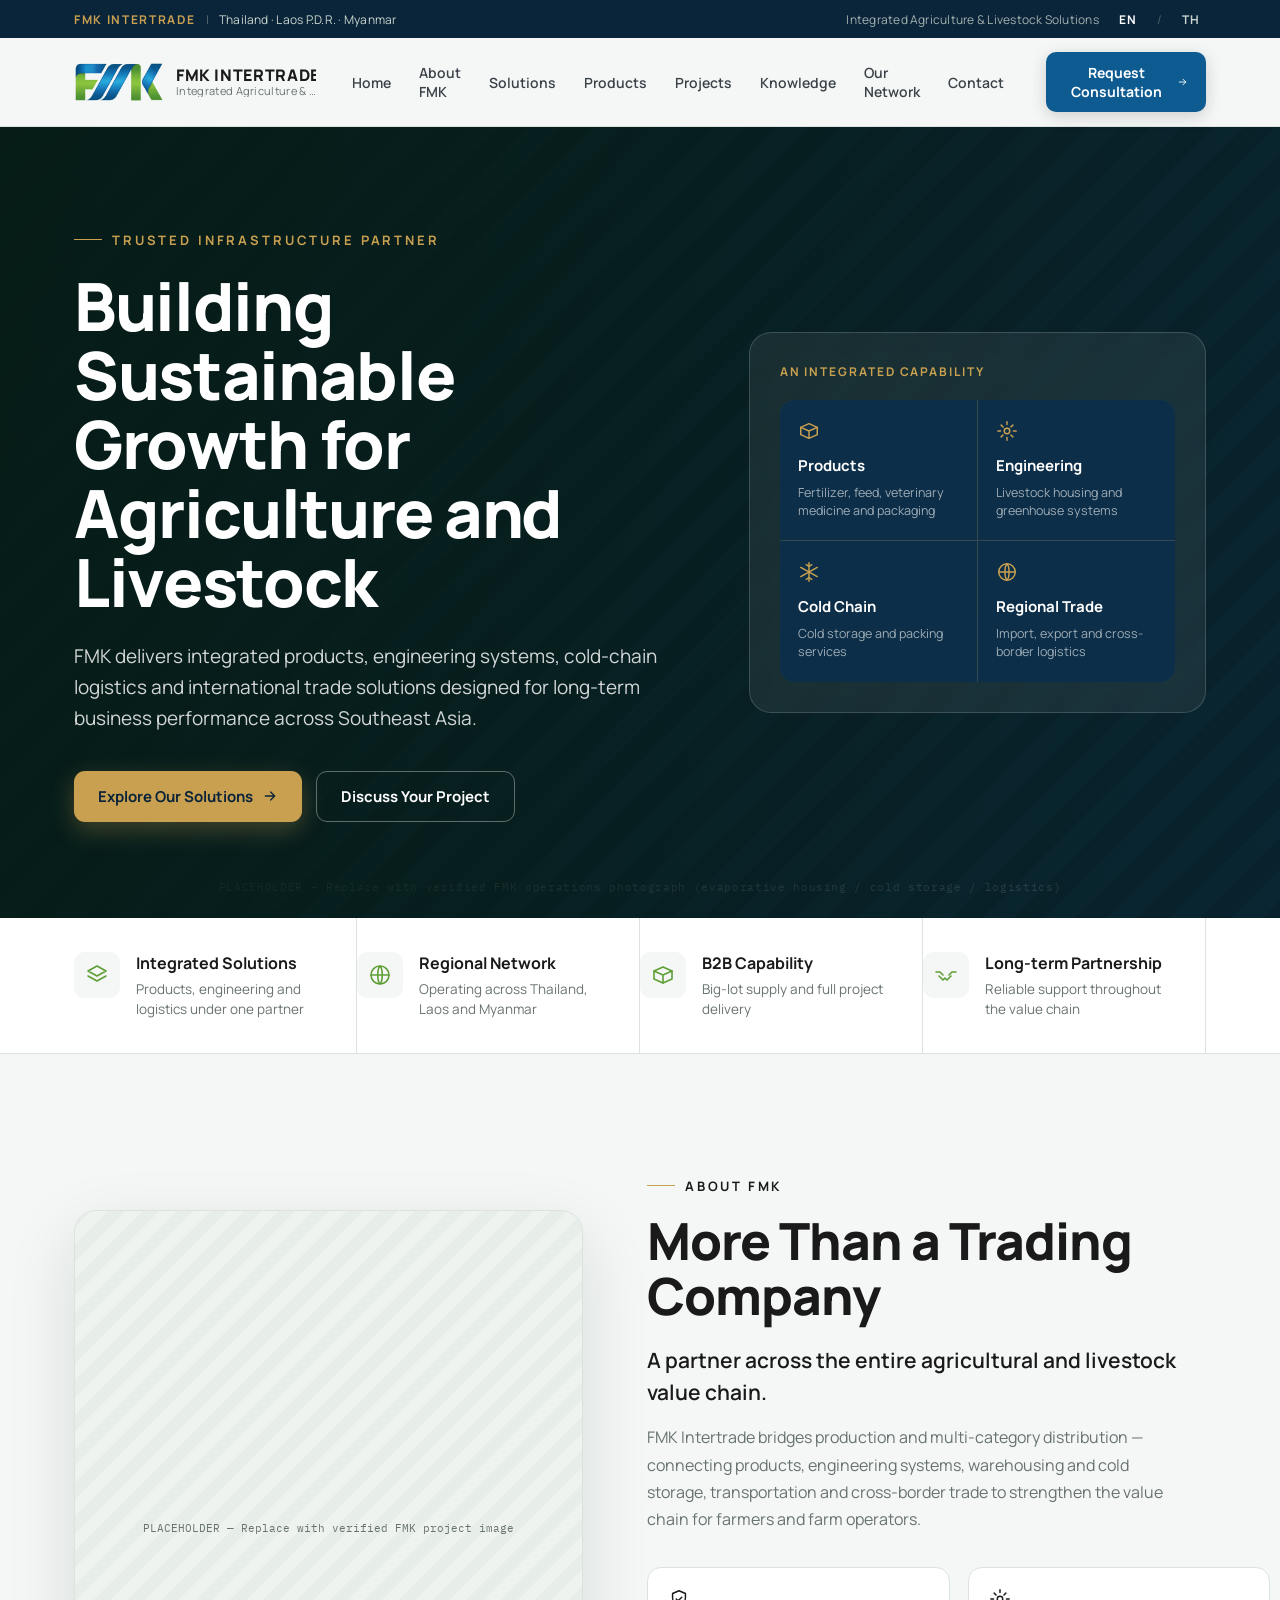
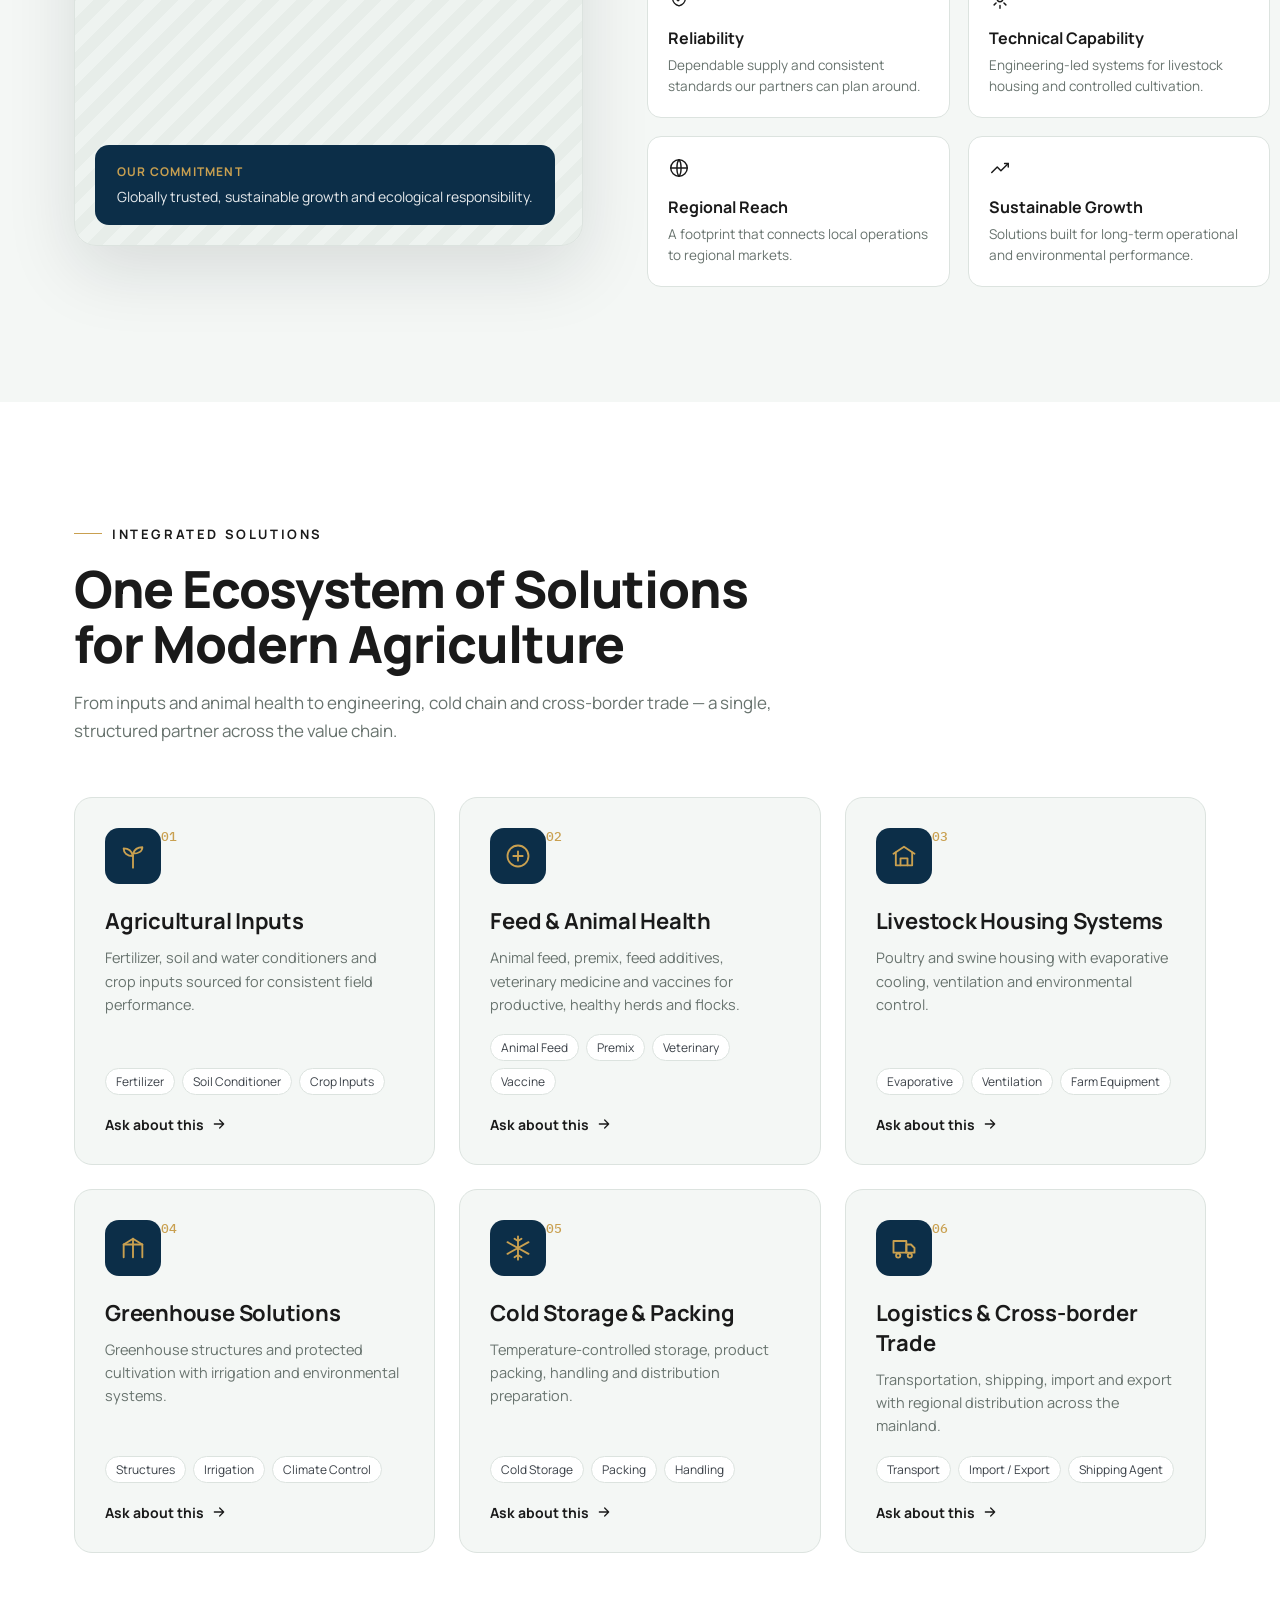
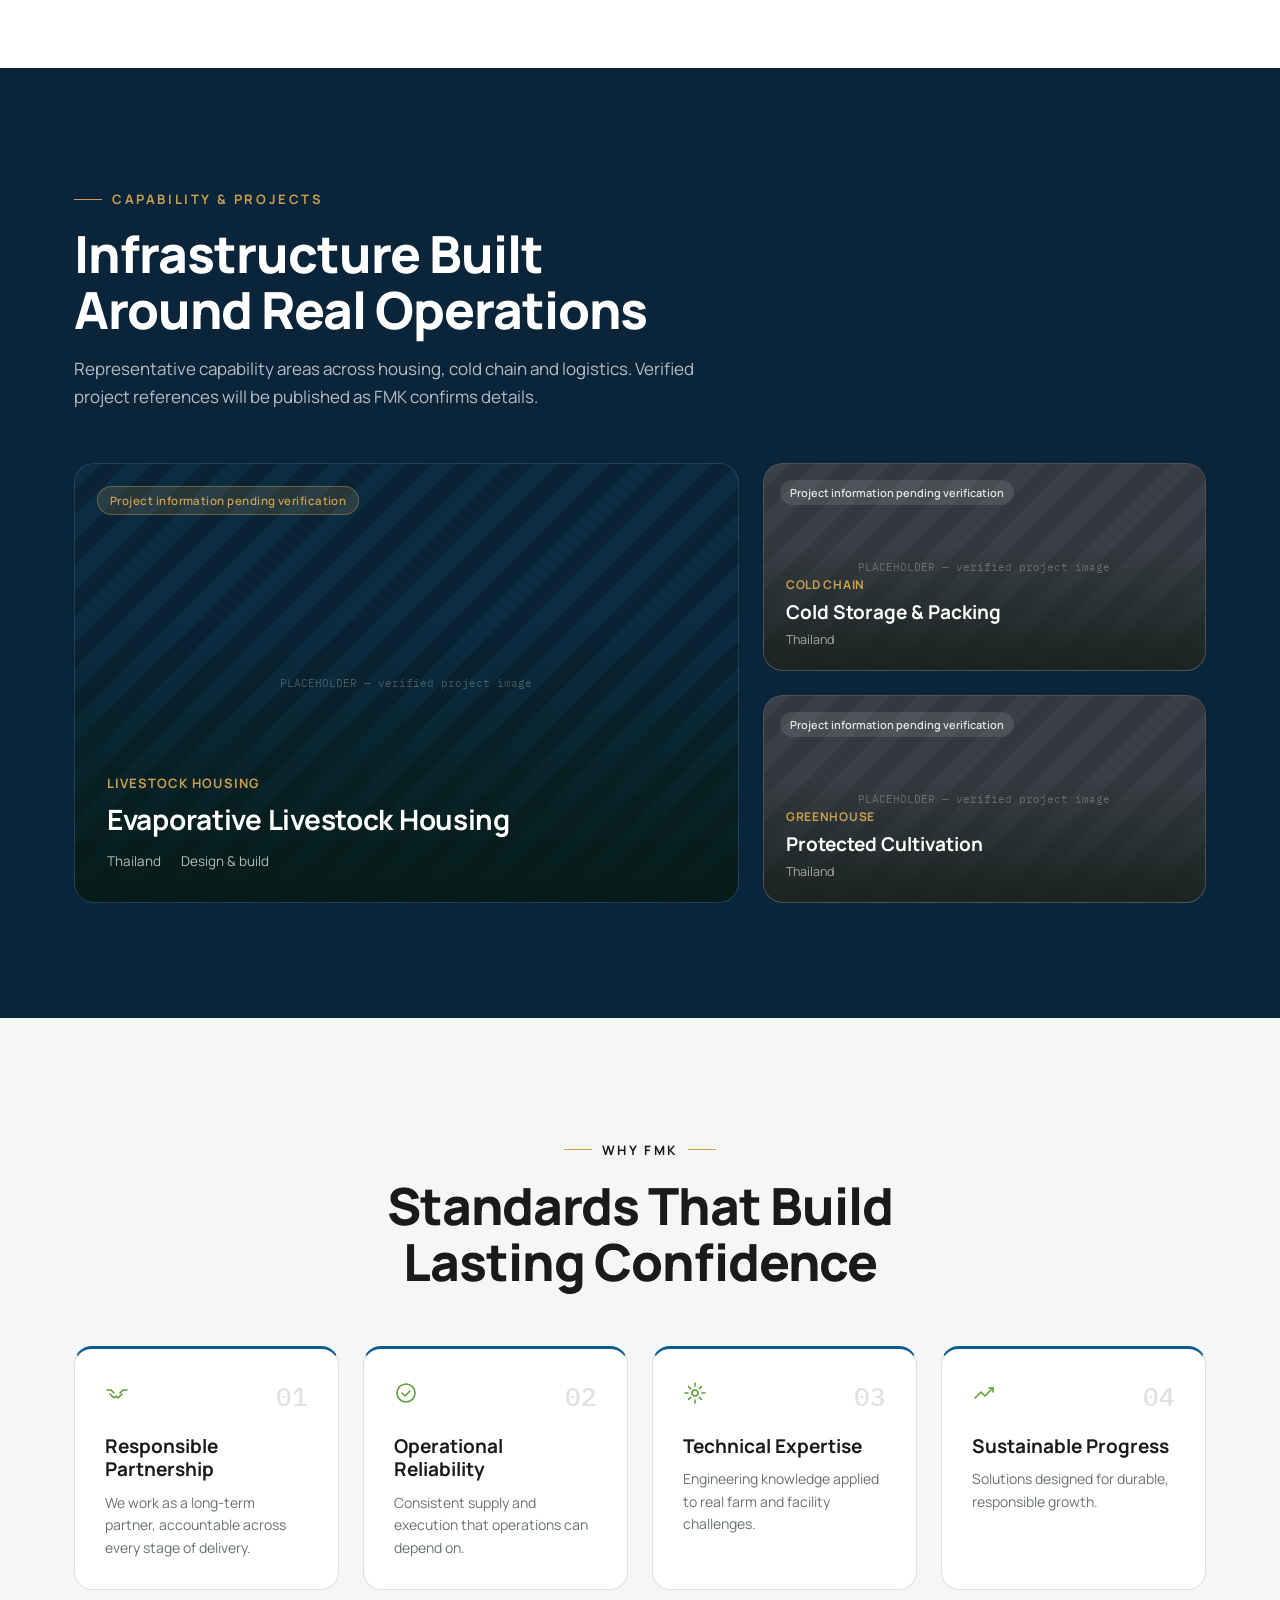
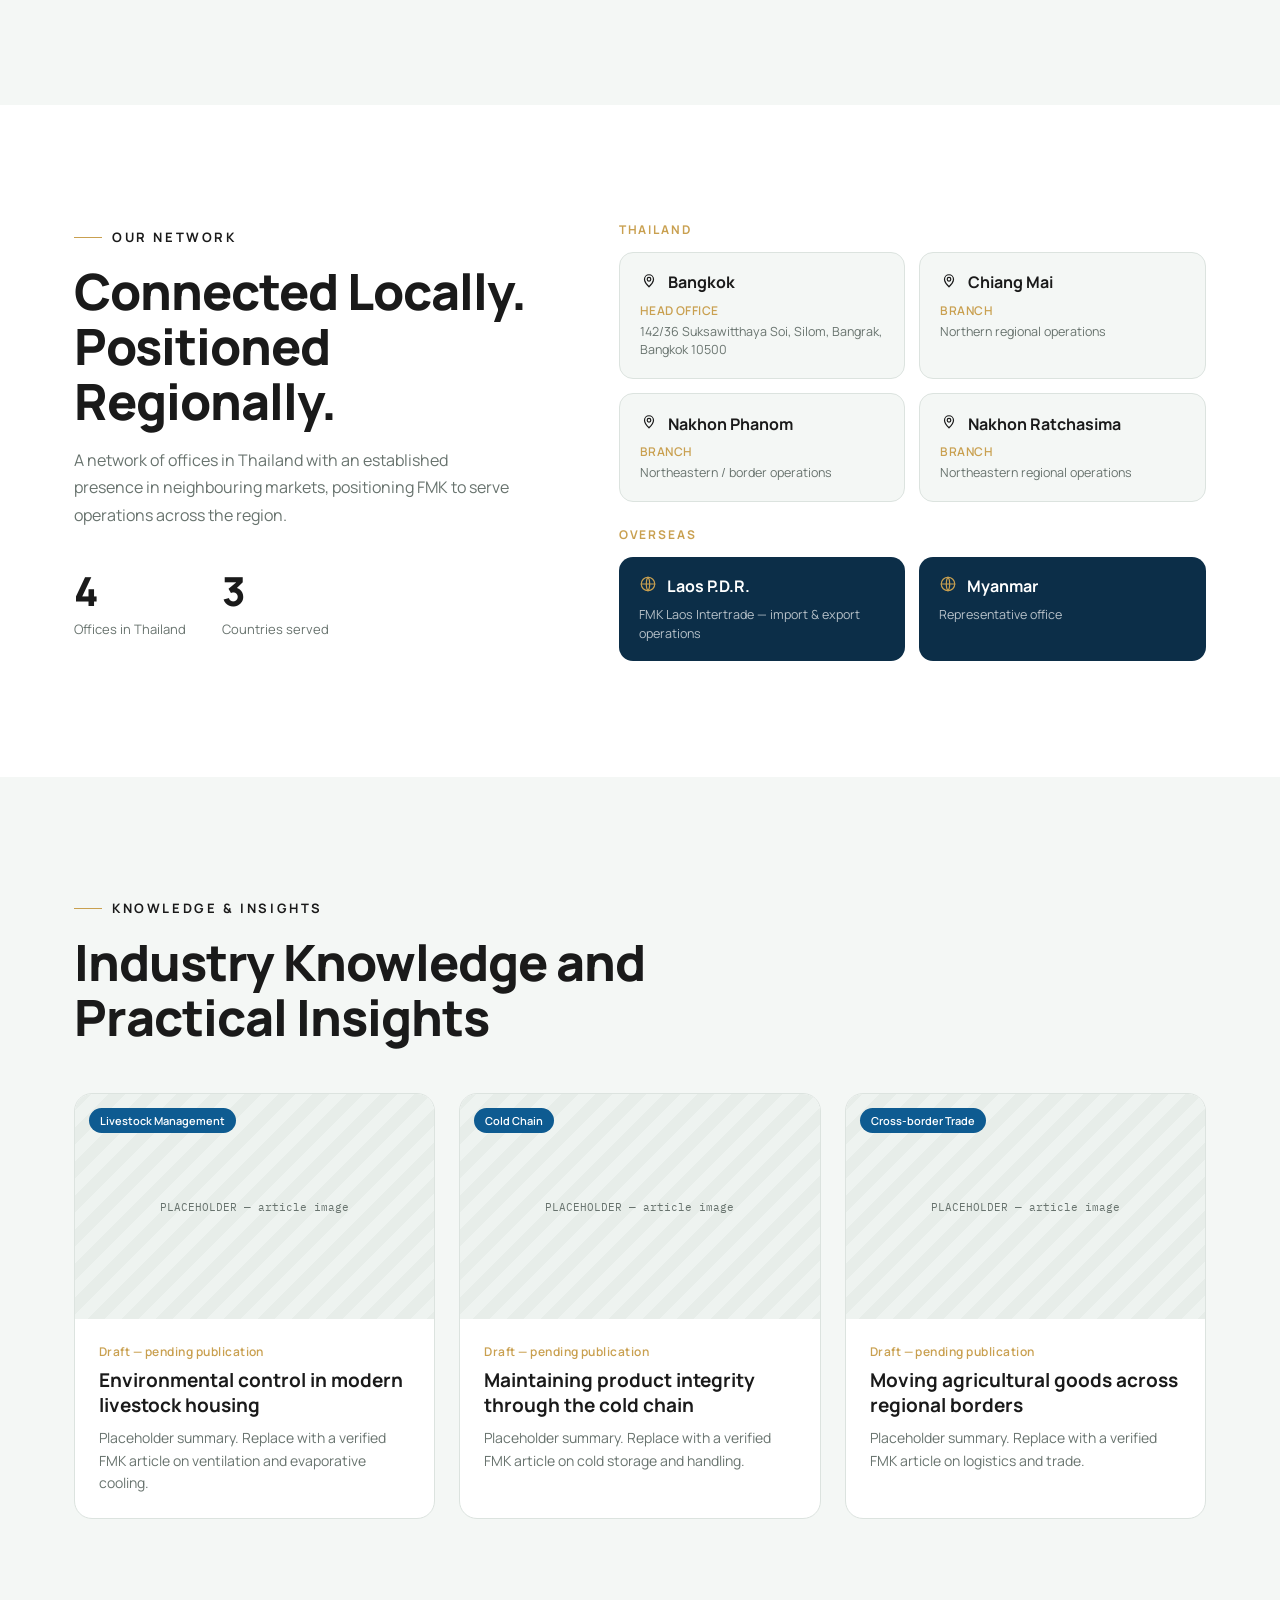
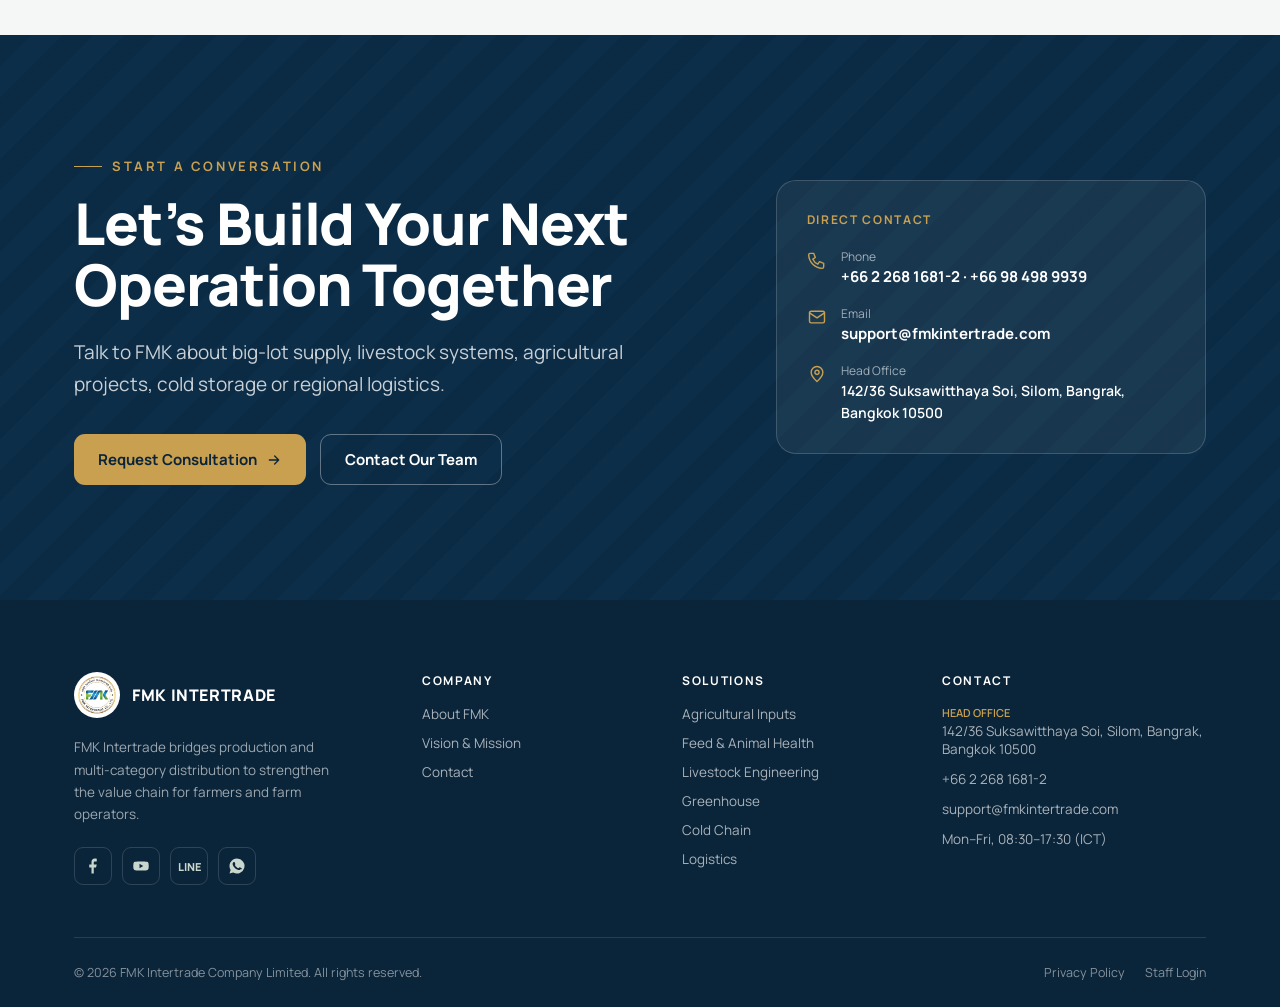
<file: public/index.html>
<!DOCTYPE html>
<html lang="en">
<head>
<meta charset="utf-8">
<meta name="viewport" content="width=device-width, initial-scale=1">
<title>FMK Intertrade | Agriculture, Livestock, Engineering &amp; Cold Chain Solutions</title>
<meta name="description" content="FMK Intertrade delivers integrated agriculture, livestock, engineering, cold storage, logistics and cross-border trade solutions across Southeast Asia.">
<link rel="canonical" href="https://fmkintertrade.shop/">
<meta name="theme-color" content="#0E5B91">
<link rel="icon" type="image/jpeg" href="logo-seal.jpeg">
<link rel="apple-touch-icon" href="logo-seal.jpeg">
<!-- Open Graph -->
<meta property="og:type" content="website">
<meta property="og:site_name" content="FMK Intertrade">
<meta property="og:title" content="FMK Intertrade | Agriculture, Livestock, Engineering & Cold Chain Solutions">
<meta property="og:description" content="Integrated products, engineering systems, cold-chain logistics and cross-border trade for agriculture and livestock across Southeast Asia.">
<meta property="og:url" content="https://fmkintertrade.shop/">
<meta property="og:locale" content="en_US">
<meta property="og:locale:alternate" content="th_TH">
<meta property="og:image" content="https://fmkintertrade.shop/logo-full.jpeg">
<meta property="og:image:alt" content="FMK Intertrade">
<!-- Twitter -->
<meta name="twitter:card" content="summary_large_image">
<meta name="twitter:title" content="FMK Intertrade | Agriculture, Livestock, Engineering & Cold Chain Solutions">
<meta name="twitter:description" content="Integrated products, engineering systems, cold-chain logistics and cross-border trade for agriculture and livestock across Southeast Asia.">
<meta name="twitter:image" content="https://fmkintertrade.shop/logo-full.jpeg">
<!-- Organization + WebSite structured data (verified fields only) -->
<script type="application/ld+json">
{"@context":"https://schema.org","@graph":[
{"@type":"Organization","@id":"https://fmkintertrade.shop/#organization","name":"FMK Intertrade Company Limited","url":"https://fmkintertrade.shop/","logo":"https://fmkintertrade.shop/logo-seal.jpeg","image":"https://fmkintertrade.shop/logo-full.jpeg","email":"support@fmkintertrade.com","telephone":"+66 2 268 1681-2","address":{"@type":"PostalAddress","streetAddress":"142/36 Suksawitthaya Soi, Silom, Bangrak","addressLocality":"Bangkok","postalCode":"10500","addressCountry":"TH"},"sameAs":["https://www.facebook.com/fmkinter/","https://www.youtube.com/@fmkintertrade","https://lin.ee/TO6iB48","https://wa.me/message/QB6V7P56ZZEKL1"]},
{"@type":"WebSite","@id":"https://fmkintertrade.shop/#website","url":"https://fmkintertrade.shop/","name":"FMK Intertrade","publisher":{"@id":"https://fmkintertrade.shop/#organization"},"inLanguage":["en","th"]}
]}
</script>
<link rel="preconnect" href="https://fonts.googleapis.com">
<link rel="preconnect" href="https://fonts.gstatic.com" crossorigin>
<link href="https://fonts.googleapis.com/css2?family=Manrope:wght@400;500;600;700;800&family=Noto+Sans+Thai:wght@400;500;600;700&family=IBM+Plex+Mono:wght@400;500&display=swap" rel="stylesheet">
<style>
  *{box-sizing:border-box}
  html{scroll-behavior:smooth}
  body{margin:0;font-family:'Manrope','Noto Sans Thai',system-ui,sans-serif;background:#F4F7F5;color:#1A1A1A;-webkit-font-smoothing:antialiased;text-rendering:optimizeLegibility;overflow-x:hidden}
  a{color:#0E5B91;text-decoration:none}
  h1,h2,h3,h4,p{margin:0}
  button{font-family:inherit}
  ::selection{background:#C9A050;color:#0A2439}
  :focus-visible{outline:2px solid #0E5B91;outline-offset:2px}
  .wrap{max-width:1180px;margin:0 auto;padding:0 24px}

  /* header */
  .site-header{position:sticky;top:0;z-index:1000;background:rgba(244,247,245,.86);backdrop-filter:blur(14px);-webkit-backdrop-filter:blur(14px);border-bottom:1px solid #DCE3DF;transition:box-shadow .3s ease,background .3s ease}
  .site-header.scrolled{background:rgba(244,247,245,.94);box-shadow:0 8px 30px rgba(16,24,30,.10)}
  .site-header .bar{max-width:1180px;margin:0 auto;padding:14px 24px;display:flex;align-items:center;gap:24px;transition:padding .3s ease}
  .site-header.scrolled .bar{padding:9px 24px}

  /* hover helpers */
  .navlink{padding:9px 12px;font-size:14px;font-weight:600;color:#3B4148;border-radius:8px;transition:color .2s,background .2s}
  .navlink:hover{color:#0E5B91;background:rgba(14,91,145,.08)}
  .btn-green:hover{background:#0C4A76;transform:translateY(-1px)}
  .btn-gold:hover{transform:translateY(-2px);box-shadow:0 12px 30px rgba(201,160,80,.4)}
  .btn-outline:hover{background:rgba(255,255,255,.1);border-color:rgba(255,255,255,.6)}
  /* การ์ดโซลูชันเป็น <button> จึงต้องล้างหน้าตาปุ่มมาตรฐานของเบราว์เซอร์ทิ้งก่อน */
  .sol-card{transition:transform .25s ease,box-shadow .25s ease,border-color .25s ease;width:100%;text-align:left;font-family:inherit;font-size:inherit;appearance:none;-webkit-appearance:none;cursor:pointer}
  .sol-card:hover{transform:translateY(-4px);box-shadow:0 24px 60px rgba(16,24,30,.13);border-color:#C9A050}
  .art-card{transition:box-shadow .25s,transform .25s}
  .art-card:hover{box-shadow:0 20px 50px rgba(16,24,30,.1);transform:translateY(-3px)}
  .social{transition:border-color .2s,color .2s}
  .social:hover{border-color:#C9A050;color:#C9A050}
  .link-gold:hover{color:#C9A050}
  .lang-btn{cursor:pointer;padding:2px 6px;border-radius:4px;font-weight:700;letter-spacing:.08em;color:#C9D6CE}
  .lang-btn:hover{color:#fff}
  .lang-btn.active{color:#fff}
  input:focus,select:focus,textarea:focus{border-color:#0E5B91 !important;outline:2px solid rgba(14,91,145,.15)}

  /* reveal */
  .reveal{opacity:0;transform:translateY(18px);transition:opacity .5s ease,transform .5s ease}
  .reveal.is-visible{opacity:1;transform:none}

  @media (prefers-reduced-motion: reduce){*{animation-duration:.001ms !important;transition-duration:.001ms !important;scroll-behavior:auto !important}.reveal{opacity:1;transform:none}}

  /* responsive */
  @media (max-width:1120px){
    [data-nav-desktop]{display:none !important}
    [data-cta-desktop]{display:none !important}
    [data-menu-btn]{display:flex !important}
  }
  @media (max-width:960px){
    [data-hero-grid]{grid-template-columns:1fr !important;gap:40px !important;padding-top:72px !important;padding-bottom:72px !important}
    [data-about-grid]{grid-template-columns:1fr !important;gap:36px !important}
    [data-net-grid]{grid-template-columns:1fr !important;gap:40px !important}
    [data-cta-grid]{grid-template-columns:1fr !important;gap:36px !important}
    [data-proj-grid]{grid-template-columns:1fr !important}
    [data-footer-grid]{grid-template-columns:1fr 1fr !important;gap:32px !important}
  }
  @media (max-width:820px){
    [data-sol-grid]{grid-template-columns:1fr 1fr !important}
    [data-why-grid]{grid-template-columns:1fr 1fr !important}
    [data-know-grid]{grid-template-columns:1fr 1fr !important}
    [data-trust-grid]{grid-template-columns:1fr 1fr !important}
    [data-trust-cell]{border-right:none !important;padding-right:0 !important}
  }
  @media (max-width:600px){
    [data-hide-mobile]{display:none !important}
    [data-sol-grid]{grid-template-columns:1fr !important}
    [data-why-grid]{grid-template-columns:1fr !important}
    [data-know-grid]{grid-template-columns:1fr !important}
    [data-trust-grid]{grid-template-columns:1fr !important}
    [data-office-grid]{grid-template-columns:1fr !important}
    [data-principles]{grid-template-columns:1fr !important}
    [data-footer-grid]{grid-template-columns:1fr !important}
    [data-form-grid]{grid-template-columns:1fr !important}
  }
</style>
</head>
<body>
<a href="#main" id="skip" style="position:absolute;left:-9999px;top:8px;z-index:2000;background:#0E5B91;color:#fff;padding:10px 16px;border-radius:8px;font-weight:600;font-size:14px" onfocus="this.style.left='12px'" onblur="this.style.left='-9999px'"></a>
<div id="page"></div>
<div id="layer"></div>

<script>
"use strict";


/* ---------- Content generated from content.json — DO NOT EDIT HERE ---------- */
var FMK_CONTENT = {"company":{"address":"142/36 Suksawitthaya Soi, Silom, Bangrak, Bangkok 10500","phones":"+66 2 268 1681-2 · +66 98 498 9939","phoneHref":"+6622681681","email":"support@fmkintertrade.com","social":[{"key":"facebook","label":"Facebook","href":"https://www.facebook.com/fmkinter/"},{"key":"youtube","label":"YouTube","href":"https://www.youtube.com/@fmkintertrade"},{"key":"line","label":"LINE Official","href":"https://lin.ee/TO6iB48"},{"key":"whatsapp","label":"WhatsApp","href":"https://wa.me/message/QB6V7P56ZZEKL1"}],"logo":"","logoSeal":"","showAdminLink":true},"i18n":{"en":{"skip":"Skip to main content","brandDescriptor":"Integrated Agriculture & Livestock Solutions","topbar":{"locations":"Thailand · Laos P.D.R. · Myanmar","tagline":"Integrated Agriculture & Livestock Solutions"},"nav":[{"label":"Home","href":"#top"},{"label":"About FMK","href":"#about"},{"label":"Solutions","href":"#solutions"},{"label":"Products","href":"#solutions"},{"label":"Projects","href":"#projects"},{"label":"Knowledge","href":"#knowledge"},{"label":"Our Network","href":"#network"},{"label":"Contact","href":"#contact"}],"cta":{"consult":"Request Consultation","learnMore":"Ask about this","contactTeam":"Contact Our Team"},"hero":{"eyebrow":"TRUSTED INFRASTRUCTURE PARTNER","headline":"Building Sustainable Growth for Agriculture and Livestock","sub":"FMK delivers integrated products, engineering systems, cold-chain logistics and international trade solutions designed for long-term business performance across Southeast Asia.","ctaPrimary":"Explore Our Solutions","ctaSecondary":"Discuss Your Project","valueTitle":"AN INTEGRATED CAPABILITY","values":[{"k":"boxes","label":"Products","desc":"Fertilizer, feed, veterinary medicine and packaging"},{"k":"gear","label":"Engineering","desc":"Livestock housing and greenhouse systems"},{"k":"snowflake","label":"Cold Chain","desc":"Cold storage and packing services"},{"k":"globe","label":"Regional Trade","desc":"Import, export and cross-border logistics"}],"image":"","imageAlt":""},"trust":[{"k":"layers","title":"Integrated Solutions","desc":"Products, engineering and logistics under one partner"},{"k":"globe","title":"Regional Network","desc":"Operating across Thailand, Laos and Myanmar"},{"k":"boxes","title":"B2B Capability","desc":"Big-lot supply and full project delivery"},{"k":"handshake","title":"Long-term Partnership","desc":"Reliable support throughout the value chain"}],"about":{"eyebrow":"ABOUT FMK","title":"More Than a Trading Company","lead":"A partner across the entire agricultural and livestock value chain.","body":"FMK Intertrade bridges production and multi-category distribution — connecting products, engineering systems, warehousing and cold storage, transportation and cross-border trade to strengthen the value chain for farmers and farm operators.","badge":"OUR COMMITMENT","badgeDesc":"Globally trusted, sustainable growth and ecological responsibility.","principles":[{"k":"shield","title":"Reliability","desc":"Dependable supply and consistent standards our partners can plan around."},{"k":"gear","title":"Technical Capability","desc":"Engineering-led systems for livestock housing and controlled cultivation."},{"k":"globe","title":"Regional Reach","desc":"A footprint that connects local operations to regional markets."},{"k":"trending","title":"Sustainable Growth","desc":"Solutions built for long-term operational and environmental performance."}],"image":"","imageAlt":""},"solutions":{"eyebrow":"INTEGRATED SOLUTIONS","title":"One Ecosystem of Solutions for Modern Agriculture","sub":"From inputs and animal health to engineering, cold chain and cross-border trade — a single, structured partner across the value chain.","items":[{"k":"sprout","num":"01","title":"Agricultural Inputs","desc":"Fertilizer, soil and water conditioners and crop inputs sourced for consistent field performance.","tags":["Fertilizer","Soil Conditioner","Crop Inputs"],"image":"","imageAlt":""},{"k":"medical","num":"02","title":"Feed & Animal Health","desc":"Animal feed, premix, feed additives, veterinary medicine and vaccines for productive, healthy herds and flocks.","tags":["Animal Feed","Premix","Veterinary","Vaccine"],"image":"","imageAlt":""},{"k":"barn","num":"03","title":"Livestock Housing Systems","desc":"Poultry and swine housing with evaporative cooling, ventilation and environmental control.","tags":["Evaporative","Ventilation","Farm Equipment"],"image":"","imageAlt":""},{"k":"greenhouse","num":"04","title":"Greenhouse Solutions","desc":"Greenhouse structures and protected cultivation with irrigation and environmental systems.","tags":["Structures","Irrigation","Climate Control"],"image":"","imageAlt":""},{"k":"snowflake","num":"05","title":"Cold Storage & Packing","desc":"Temperature-controlled storage, product packing, handling and distribution preparation.","tags":["Cold Storage","Packing","Handling"],"image":"","imageAlt":""},{"k":"truck","num":"06","title":"Logistics & Cross-border Trade","desc":"Transportation, shipping, import and export with regional distribution across the mainland.","tags":["Transport","Import / Export","Shipping Agent"],"image":"","imageAlt":""}]},"projects":{"eyebrow":"CAPABILITY & PROJECTS","title":"Infrastructure Built Around Real Operations","sub":"Representative capability areas across housing, cold chain and logistics. Verified project references will be published as FMK confirms details.","viewAll":"View All Projects","pending":"Project information pending verification","items":[{"type":"LIVESTOCK HOUSING","name":"Evaporative Livestock Housing","location":"Thailand","scope":"Design & build","image":"","imageAlt":""},{"type":"COLD CHAIN","name":"Cold Storage & Packing","location":"Thailand","image":"","imageAlt":""},{"type":"GREENHOUSE","name":"Protected Cultivation","location":"Thailand","image":"","imageAlt":""}]},"why":{"eyebrow":"WHY FMK","title":"Standards That Build Lasting Confidence","items":[{"k":"handshake","num":"01","title":"Responsible Partnership","desc":"We work as a long-term partner, accountable across every stage of delivery."},{"k":"check","num":"02","title":"Operational Reliability","desc":"Consistent supply and execution that operations can depend on."},{"k":"gear","num":"03","title":"Technical Expertise","desc":"Engineering knowledge applied to real farm and facility challenges."},{"k":"trending","num":"04","title":"Sustainable Progress","desc":"Solutions designed for durable, responsible growth."}]},"network":{"eyebrow":"OUR NETWORK","title":"Connected Locally. Positioned Regionally.","sub":"A network of offices in Thailand with an established presence in neighbouring markets, positioning FMK to serve operations across the region.","thailand":"THAILAND","overseas":"OVERSEAS","statOffices":"Offices in Thailand","statCountries":"Countries served","th":[{"city":"Bangkok","role":"HEAD OFFICE","detail":"142/36 Suksawitthaya Soi, Silom, Bangrak, Bangkok 10500"},{"city":"Chiang Mai","role":"BRANCH","detail":"Northern regional operations"},{"city":"Nakhon Phanom","role":"BRANCH","detail":"Northeastern / border operations"},{"city":"Nakhon Ratchasima","role":"BRANCH","detail":"Northeastern regional operations"}],"overseasOffices":[{"city":"Laos P.D.R.","detail":"FMK Laos Intertrade — import & export operations"},{"city":"Myanmar","detail":"Representative office"}]},"knowledge":{"eyebrow":"KNOWLEDGE & INSIGHTS","title":"Industry Knowledge and Practical Insights","viewAll":"All Articles","readMore":"Read more","items":[{"category":"Livestock Management","date":"Draft — pending publication","title":"Environmental control in modern livestock housing","excerpt":"Placeholder summary. Replace with a verified FMK article on ventilation and evaporative cooling.","image":"","imageAlt":"","readable":false,"body":[]},{"category":"Cold Chain","date":"Draft — pending publication","title":"Maintaining product integrity through the cold chain","excerpt":"Placeholder summary. Replace with a verified FMK article on cold storage and handling.","image":"","imageAlt":"","readable":false,"body":[]},{"category":"Cross-border Trade","date":"Draft — pending publication","title":"Moving agricultural goods across regional borders","excerpt":"Placeholder summary. Replace with a verified FMK article on logistics and trade.","image":"","imageAlt":"","readable":false,"body":[]}]},"finalCta":{"eyebrow":"START A CONVERSATION","title":"Let’s Build Your Next Operation Together","sub":"Talk to FMK about big-lot supply, livestock systems, agricultural projects, cold storage or regional logistics."},"contact":{"title":"DIRECT CONTACT","phoneLabel":"Phone","emailLabel":"Email","addressLabel":"Head Office"},"footer":{"tagline":"FMK Intertrade bridges production and multi-category distribution to strengthen the value chain for farmers and farm operators.","colCompany":"COMPANY","colSolutions":"SOLUTIONS","colContact":"CONTACT","headOffice":"HEAD OFFICE","hours":"Mon–Fri, 08:30–17:30 (ICT)","copyright":"© 2026 FMK Intertrade Company Limited. All rights reserved.","company":[{"label":"About FMK","href":"#about"},{"label":"Vision & Mission","href":"#about"},{"label":"Management","href":""},{"label":"Careers","href":""},{"label":"Contact","href":"#contact"}],"solutions":["Agricultural Inputs","Feed & Animal Health","Livestock Engineering","Greenhouse","Cold Chain","Logistics"],"legal":[{"label":"Privacy Policy","href":"privacy.html"},{"label":"Terms of Use","href":""},{"label":"Cookie Policy","href":""},{"label":"Sitemap","href":""}],"adminLabel":"Staff Login"},"form":{"eyebrow":"REQUEST CONSULTATION","title":"Discuss Your Project with FMK","sub":"Share a few details and our team will follow up on supply, systems or logistics.","privacyNote":"Your details are sent directly to the FMK team and used only to respond to this enquiry.","fullName":"Full Name","company":"Company Name","position":"Job Position","country":"Country","email":"Email","phone":"Phone","solution":"Interested Solution","projectType":"Estimated Project Type","message":"Message","contactMethod":"Preferred Contact Method","consent":"I agree to FMK Intertrade processing my information to respond to this enquiry, in line with the Privacy Policy.","submit":"Submit Request","submitting":"Submitting…","sentTitle":"Request sent","sentBody":"We have received your details and will get back to you as soon as possible.","close":"Close","errRequired":"This field is required","errEmail":"Enter a valid email address","errPhone":"Enter a valid phone number","errConsent":"Please accept the privacy policy","errServer":"Sorry, we could not send your request. Please contact us directly:","errTooMany":"You have sent several requests already. Please wait a moment, or contact us directly:","errExpired":"This window has been open too long. Please close it and open it again.","countryOpts":["Select country","Thailand","Laos P.D.R.","Myanmar","Cambodia","Vietnam","Other"],"solutionOpts":["Select a solution","Agricultural Inputs","Feed & Animal Health","Livestock Housing","Greenhouse","Cold Storage & Packing","Logistics & Trade"],"projectTypeOpts":["Select type","Big-lot supply","Construction project","Ongoing supply","Consultation / assessment"],"contactMethodOpts":["Phone","Email","LINE","WhatsApp"],"privacyLink":"Read our Privacy Policy"}},"th":{"skip":"ข้ามไปยังเนื้อหาหลัก","brandDescriptor":"โซลูชันเกษตรและปศุสัตว์แบบครบวงจร","topbar":{"locations":"ไทย · สปป.ลาว · เมียนมา","tagline":"โซลูชันเกษตรและปศุสัตว์แบบครบวงจร"},"nav":[{"label":"หน้าแรก","href":"#top"},{"label":"เกี่ยวกับ FMK","href":"#about"},{"label":"โซลูชัน","href":"#solutions"},{"label":"สินค้า","href":"#solutions"},{"label":"ผลงาน","href":"#projects"},{"label":"องค์ความรู้","href":"#knowledge"},{"label":"เครือข่าย","href":"#network"},{"label":"ติดต่อ","href":"#contact"}],"cta":{"consult":"ขอรับคำปรึกษา","learnMore":"สอบถามเรื่องนี้","contactTeam":"ติดต่อทีมงาน"},"hero":{"eyebrow":"พันธมิตรด้านโครงสร้างพื้นฐานที่ไว้วางใจได้","headline":"สร้างการเติบโตที่ยั่งยืนให้แก่อุตสาหกรรมเกษตรและปศุสัตว์","sub":"FMK ส่งมอบสินค้า ระบบวิศวกรรม โซลูชันห่วงโซ่ความเย็น และบริการการค้าระหว่างประเทศแบบครบวงจร เพื่อเสริมสร้างศักยภาพทางธุรกิจระยะยาวให้แก่ลูกค้าทั่วเอเชียตะวันออกเฉียงใต้","ctaPrimary":"สำรวจโซลูชันของเรา","ctaSecondary":"ปรึกษาโครงการของคุณ","valueTitle":"ศักยภาพแบบครบวงจร","values":[{"k":"boxes","label":"สินค้า","desc":"ปุ๋ย อาหารสัตว์ เวชภัณฑ์ และบรรจุภัณฑ์"},{"k":"gear","label":"วิศวกรรม","desc":"ระบบโรงเรือนปศุสัตว์และโรงเรือนปลูกพืช"},{"k":"snowflake","label":"ห่วงโซ่ความเย็น","desc":"ห้องเย็นและบริการแพ็กสินค้า"},{"k":"globe","label":"การค้าภูมิภาค","desc":"นำเข้า ส่งออก และขนส่งข้ามพรมแดน"}],"image":"","imageAlt":""},"trust":[{"k":"layers","title":"โซลูชันครบวงจร","desc":"สินค้า วิศวกรรม และโลจิสติกส์จากพันธมิตรเดียว"},{"k":"globe","title":"เครือข่ายภูมิภาค","desc":"ดำเนินงานทั่วไทย สปป.ลาว และเมียนมา"},{"k":"boxes","title":"ศักยภาพระดับ B2B","desc":"จัดส่งปริมาณมากและงานโครงการเต็มรูปแบบ"},{"k":"handshake","title":"พันธมิตรระยะยาว","desc":"สนับสนุนอย่างเชื่อถือได้ตลอดห่วงโซ่คุณค่า"}],"about":{"eyebrow":"เกี่ยวกับ FMK","title":"มากกว่าบริษัทเทรดดิ้ง","lead":"พันธมิตรตลอดห่วงโซ่คุณค่าของอุตสาหกรรมเกษตรและปศุสัตว์","body":"FMK Intertrade เป็นตัวกลางเชื่อมโยงระหว่างการผลิตและการจัดจำหน่ายสินค้าหลากหลายหมวดหมู่ — เชื่อมโยงสินค้า ระบบวิศวกรรม คลังสินค้าและห้องเย็น การขนส่ง และการค้าข้ามพรมแดน เพื่อเสริมสร้างห่วงโซ่คุณค่าให้แก่เกษตรกรและผู้ประกอบการฟาร์ม","badge":"ความมุ่งมั่นของเรา","badgeDesc":"ความน่าเชื่อถือระดับสากล การเติบโตที่ยั่งยืน และความรับผิดชอบต่อสิ่งแวดล้อม","principles":[{"k":"shield","title":"ความน่าเชื่อถือ","desc":"การจัดหาที่ไว้วางใจได้และมาตรฐานที่สม่ำเสมอสำหรับการวางแผนของคู่ค้า"},{"k":"gear","title":"ความสามารถทางเทคนิค","desc":"ระบบที่นำโดยวิศวกรรมสำหรับโรงเรือนปศุสัตว์และการเพาะปลูกแบบควบคุม"},{"k":"globe","title":"เครือข่ายภูมิภาค","desc":"เครือข่ายที่เชื่อมโยงการดำเนินงานในพื้นที่กับตลาดในภูมิภาค"},{"k":"trending","title":"การเติบโตที่ยั่งยืน","desc":"โซลูชันที่ออกแบบเพื่อประสิทธิภาพระยะยาวทั้งด้านการดำเนินงานและสิ่งแวดล้อม"}],"image":"","imageAlt":""},"solutions":{"eyebrow":"โซลูชันครบวงจร","title":"ระบบนิเวศโซลูชันเดียวสำหรับเกษตรกรรมยุคใหม่","sub":"ตั้งแต่ปัจจัยการผลิตและสุขภาพสัตว์ ไปจนถึงงานวิศวกรรม ห่วงโซ่ความเย็น และการค้าข้ามพรมแดน — พันธมิตรเดียวที่เป็นระบบตลอดห่วงโซ่คุณค่า","items":[{"k":"sprout","num":"01","title":"ปัจจัยการผลิตทางการเกษตร","desc":"ปุ๋ย สารปรับสภาพดินและน้ำ และปัจจัยการผลิตพืช คัดสรรเพื่อประสิทธิภาพที่สม่ำเสมอ","tags":["ปุ๋ยเคมี","สารปรับสภาพดิน","ปัจจัยการผลิต"],"image":"","imageAlt":""},{"k":"medical","num":"02","title":"อาหารสัตว์และสุขภาพสัตว์","desc":"อาหารสัตว์ พรีมิกซ์ สารเสริม เวชภัณฑ์ และวัคซีน เพื่อฝูงสัตว์ที่แข็งแรงและให้ผลผลิตดี","tags":["อาหารสัตว์","พรีมิกซ์","เวชภัณฑ์","วัคซีน"],"image":"","imageAlt":""},{"k":"barn","num":"03","title":"ระบบโรงเรือนปศุสัตว์","desc":"โรงเรือนสัตว์ปีกและสุกรพร้อมระบบอีแวป ระบายอากาศ และควบคุมสภาพแวดล้อม","tags":["ระบบอีแวป","ระบายอากาศ","อุปกรณ์ฟาร์ม"],"image":"","imageAlt":""},{"k":"greenhouse","num":"04","title":"โซลูชันโรงเรือนปลูกพืช","desc":"โครงสร้างโรงเรือนและการเพาะปลูกแบบป้องกันพร้อมระบบน้ำและควบคุมสภาพแวดล้อม","tags":["โครงสร้าง","ระบบน้ำ","ควบคุมสภาพอากาศ"],"image":"","imageAlt":""},{"k":"snowflake","num":"05","title":"ห้องเย็นและบรรจุ","desc":"จัดเก็บแบบควบคุมอุณหภูมิ แพ็กสินค้า การจัดการ และเตรียมการกระจายสินค้า","tags":["ห้องเย็น","แพ็กสินค้า","การจัดการ"],"image":"","imageAlt":""},{"k":"truck","num":"06","title":"โลจิสติกส์และการค้าข้ามพรมแดน","desc":"ขนส่ง ชิปปิ้ง นำเข้าและส่งออก พร้อมการกระจายสินค้าในภูมิภาค","tags":["ขนส่ง","นำเข้า/ส่งออก","ตัวแทนชิปปิ้ง"],"image":"","imageAlt":""}]},"projects":{"eyebrow":"ศักยภาพและผลงาน","title":"โครงสร้างพื้นฐานที่สร้างจากการดำเนินงานจริง","sub":"ตัวอย่างขอบเขตศักยภาพด้านโรงเรือน ห่วงโซ่ความเย็น และโลจิสติกส์ ผลงานที่ตรวจสอบแล้วจะเผยแพร่เมื่อ FMK ยืนยันรายละเอียด","viewAll":"ดูผลงานทั้งหมด","pending":"ข้อมูลโครงการอยู่ระหว่างการตรวจสอบ","items":[{"type":"โรงเรือนปศุสัตว์","name":"โรงเรือนปศุสัตว์ระบบอีแวป","location":"ประเทศไทย","scope":"ออกแบบและก่อสร้าง","image":"","imageAlt":""},{"type":"ห่วงโซ่ความเย็น","name":"ห้องเย็นและบริการแพ็ก","location":"ประเทศไทย","image":"","imageAlt":""},{"type":"โรงเรือนปลูกพืช","name":"การเพาะปลูกแบบป้องกัน","location":"ประเทศไทย","image":"","imageAlt":""}]},"why":{"eyebrow":"ทำไมต้อง FMK","title":"มาตรฐานที่สร้างความมั่นใจอย่างยั่งยืน","items":[{"k":"handshake","num":"01","title":"พันธมิตรที่รับผิดชอบ","desc":"เราทำงานในฐานะพันธมิตรระยะยาว รับผิดชอบในทุกขั้นตอนการส่งมอบ"},{"k":"check","num":"02","title":"ความน่าเชื่อถือในการดำเนินงาน","desc":"การจัดหาและการดำเนินงานที่สม่ำเสมอซึ่งไว้วางใจได้"},{"k":"gear","num":"03","title":"ความเชี่ยวชาญทางเทคนิค","desc":"องค์ความรู้ด้านวิศวกรรมที่นำไปใช้กับความท้าทายจริงของฟาร์มและโรงงาน"},{"k":"trending","num":"04","title":"ความก้าวหน้าที่ยั่งยืน","desc":"โซลูชันที่ออกแบบเพื่อการเติบโตที่มั่นคงและรับผิดชอบ"}]},"network":{"eyebrow":"เครือข่ายของเรา","title":"เชื่อมโยงในพื้นที่ วางตำแหน่งระดับภูมิภาค","sub":"เครือข่ายสำนักงานในประเทศไทย พร้อมการมีอยู่ในตลาดประเทศเพื่อนบ้าน วางตำแหน่งให้ FMK รองรับการดำเนินงานทั่วภูมิภาค","thailand":"ประเทศไทย","overseas":"ต่างประเทศ","statOffices":"สำนักงานในไทย","statCountries":"ประเทศที่ให้บริการ","th":[{"city":"กรุงเทพฯ","role":"สำนักงานใหญ่","detail":"142/36 ซอยสุขสวิทยา สีลม บางรัก กรุงเทพฯ 10500"},{"city":"เชียงใหม่","role":"สาขา","detail":"การดำเนินงานภาคเหนือ"},{"city":"นครพนม","role":"สาขา","detail":"การดำเนินงานภาคอีสาน/ชายแดน"},{"city":"นครราชสีมา","role":"สาขา","detail":"การดำเนินงานภาคอีสาน"}],"overseasOffices":[{"city":"สปป.ลาว","detail":"FMK Laos Intertrade — นำเข้าและส่งออก"},{"city":"เมียนมา","detail":"สำนักงานตัวแทน"}]},"knowledge":{"eyebrow":"องค์ความรู้และข้อมูลเชิงลึก","title":"ความรู้อุตสาหกรรมและข้อมูลเชิงปฏิบัติ","viewAll":"บทความทั้งหมด","readMore":"อ่านต่อ","items":[{"category":"การจัดการปศุสัตว์","date":"ฉบับร่าง — รอเผยแพร่","title":"การควบคุมสภาพแวดล้อมในโรงเรือนปศุสัตว์ยุคใหม่","excerpt":"ข้อความตัวอย่าง แทนที่ด้วยบทความจริงของ FMK เรื่องการระบายอากาศและระบบอีแวป","image":"","imageAlt":"","readable":false,"body":[]},{"category":"ห่วงโซ่ความเย็น","date":"ฉบับร่าง — รอเผยแพร่","title":"การรักษาคุณภาพสินค้าตลอดห่วงโซ่ความเย็น","excerpt":"ข้อความตัวอย่าง แทนที่ด้วยบทความจริงของ FMK เรื่องห้องเย็นและการจัดการ","image":"","imageAlt":"","readable":false,"body":[]},{"category":"การค้าข้ามพรมแดน","date":"ฉบับร่าง — รอเผยแพร่","title":"การเคลื่อนย้ายสินค้าเกษตรข้ามพรมแดนในภูมิภาค","excerpt":"ข้อความตัวอย่าง แทนที่ด้วยบทความจริงของ FMK เรื่องโลจิสติกส์และการค้า","image":"","imageAlt":"","readable":false,"body":[]}]},"finalCta":{"eyebrow":"เริ่มต้นพูดคุย","title":"มาร่วมสร้างการดำเนินงานครั้งต่อไปของคุณ","sub":"ปรึกษา FMK เรื่องการจัดส่งปริมาณมาก ระบบปศุสัตว์ โครงการเกษตร ห้องเย็น หรือโลจิสติกส์ในภูมิภาค"},"contact":{"title":"ติดต่อโดยตรง","phoneLabel":"โทรศัพท์","emailLabel":"อีเมล","addressLabel":"สำนักงานใหญ่"},"footer":{"tagline":"FMK Intertrade เป็นตัวกลางเชื่อมโยงระหว่างการผลิตและการจัดจำหน่ายหลากหลายหมวดหมู่ เพื่อเสริมสร้างห่วงโซ่คุณค่าให้แก่เกษตรกรและผู้ประกอบการฟาร์ม","colCompany":"บริษัท","colSolutions":"โซลูชัน","colContact":"ติดต่อ","headOffice":"สำนักงานใหญ่","hours":"จันทร์–ศุกร์ 08:30–17:30 น.","copyright":"© 2026 บริษัท เอฟเอ็มเค อินเตอร์เทรด จำกัด สงวนลิขสิทธิ์","company":[{"label":"เกี่ยวกับ FMK","href":"#about"},{"label":"วิสัยทัศน์และพันธกิจ","href":"#about"},{"label":"ผู้บริหาร","href":""},{"label":"ร่วมงานกับเรา","href":""},{"label":"ติดต่อ","href":"#contact"}],"solutions":["ปัจจัยการผลิตเกษตร","อาหารสัตว์และสุขภาพสัตว์","วิศวกรรมปศุสัตว์","โรงเรือนปลูกพืช","ห่วงโซ่ความเย็น","โลจิสติกส์"],"legal":[{"label":"นโยบายความเป็นส่วนตัว","href":"privacy.html"},{"label":"เงื่อนไขการใช้งาน","href":""},{"label":"นโยบายคุกกี้","href":""},{"label":"แผนผังเว็บไซต์","href":""}],"adminLabel":"เข้าสู่ระบบผู้ดูแล"},"form":{"eyebrow":"ขอรับคำปรึกษา","title":"ปรึกษาโครงการของคุณกับ FMK","sub":"กรอกรายละเอียดเบื้องต้น แล้วทีมงานของเราจะติดต่อกลับเรื่องสินค้า ระบบ หรือโลจิสติกส์","privacyNote":"ข้อมูลที่กรอกจะถูกส่งถึงทีมงาน FMK โดยตรง และใช้เพื่อติดต่อกลับเรื่องนี้เท่านั้น","fullName":"ชื่อ-นามสกุล","company":"ชื่อบริษัท","position":"ตำแหน่งงาน","country":"ประเทศ","email":"อีเมล","phone":"เบอร์โทรศัพท์","solution":"โซลูชันที่สนใจ","projectType":"ประเภทโครงการโดยประมาณ","message":"ข้อความ","contactMethod":"ช่องทางติดต่อที่สะดวก","consent":"ข้าพเจ้ายินยอมให้ FMK Intertrade ประมวลผลข้อมูลเพื่อตอบกลับคำถามนี้ ตามนโยบายความเป็นส่วนตัว","submit":"ส่งคำขอ","submitting":"กำลังส่ง…","sentTitle":"ส่งคำขอเรียบร้อยแล้ว","sentBody":"ทีมงานได้รับข้อมูลของคุณแล้ว และจะติดต่อกลับโดยเร็วที่สุด","close":"ปิด","errRequired":"จำเป็นต้องกรอกข้อมูลนี้","errEmail":"รูปแบบอีเมลไม่ถูกต้อง","errPhone":"รูปแบบเบอร์โทรไม่ถูกต้อง","errConsent":"กรุณายอมรับนโยบายความเป็นส่วนตัว","errServer":"ขออภัย ส่งคำขอไม่สำเร็จ กรุณาติดต่อเราโดยตรงทางช่องทางนี้","errTooMany":"คุณส่งคำขอมาหลายครั้งแล้ว กรุณารอสักครู่ หรือติดต่อเราโดยตรง","errExpired":"หน้าต่างนี้เปิดค้างไว้นานเกินไป กรุณาปิดแล้วเปิดใหม่อีกครั้ง","countryOpts":["เลือกประเทศ","ไทย","สปป.ลาว","เมียนมา","กัมพูชา","เวียดนาม","อื่น ๆ"],"solutionOpts":["เลือกโซลูชัน","ปัจจัยการผลิตเกษตร","อาหารสัตว์และสุขภาพสัตว์","โรงเรือนปศุสัตว์","โรงเรือนปลูกพืช","ห้องเย็นและบรรจุ","โลจิสติกส์และการค้า"],"projectTypeOpts":["เลือกประเภท","จัดหาสินค้าปริมาณมาก","โครงการก่อสร้าง","จัดหาอย่างต่อเนื่อง","ปรึกษา/ประเมิน"],"contactMethodOpts":["โทรศัพท์","อีเมล","LINE","WhatsApp"],"privacyLink":"อ่านนโยบายความเป็นส่วนตัว"}}}};
var COMPANY = FMK_CONTENT.company;
var T = FMK_CONTENT.i18n;

/* ---------- Icons (single consistent outline set) ---------- */
var ICON_PATHS = {
  sprout:'<path d="M12 22V11"/><path d="M12 12C11 8 8 5.5 4 5.5c0 4 3 6.5 8 6.5Z"/><path d="M12 10c1-3 4-5.5 8-5.5 0 3.5-3.5 5.5-8 5.5Z"/>',
  medical:'<circle cx="12" cy="12" r="9"/><path d="M12 8v8M8 12h8"/>',
  barn:'<path d="M3 10l9-6 9 6"/><path d="M5 9v11h14V9"/><path d="M9 20v-6h6v6"/>',
  greenhouse:'<path d="M4 20V9l8-5 8 5v11"/><path d="M12 4v16M4 9h16"/>',
  snowflake:'<path d="M12 2v20M3 7l18 10M21 7L3 17"/><path d="M9 4l3 2 3-2M9 20l3-2 3 2"/>',
  truck:'<path d="M3 6h11v10H3z"/><path d="M14 9h4l3 3v4h-7z"/><circle cx="7" cy="18.5" r="1.8"/><circle cx="17" cy="18.5" r="1.8"/>',
  shield:'<path d="M12 3l7 3v5c0 4-3 7.5-7 8.5C8 18.5 5 15 5 11V6z"/><path d="M9 12l2 2 4-4"/>',
  check:'<circle cx="12" cy="12" r="9"/><path d="M8 12l3 3 5-5"/>',
  gear:'<circle cx="12" cy="12" r="3"/><path d="M12 2v3M12 19v3M2 12h3M19 12h3M5.6 5.6l2.1 2.1M16.3 16.3l2.1 2.1M18.4 5.6l-2.1 2.1M7.7 16.3l-2.1 2.1"/>',
  trending:'<path d="M3 17l6-6 4 4 8-8"/><path d="M17 7h4v4"/>',
  layers:'<path d="M12 3l9 5-9 5-9-5z"/><path d="M3 13l9 5 9-5"/>',
  globe:'<circle cx="12" cy="12" r="9"/><path d="M3 12h18M12 3c3 3 3 15 0 18M12 3c-3 3-3 15 0 18"/>',
  boxes:'<path d="M3 8l9-4 9 4v8l-9 4-9-4z"/><path d="M3 8l9 4 9-4M12 12v8"/>',
  handshake:'<path d="M5 13l4 4 2-2 2 2 4-4"/><path d="M2 9h4l3 3M22 9h-4l-3 3"/>',
  pin:'<path d="M12 21s-6-5.5-6-10a6 6 0 1 1 12 0c0 4.5-6 10-6 10Z"/><circle cx="12" cy="11" r="2.4"/>',
  phone:'<path d="M4 4h4l2 5-3 2a12 12 0 0 0 6 6l2-3 5 2v4a2 2 0 0 1-2 2A17 17 0 0 1 2 6a2 2 0 0 1 2-2Z"/>',
  mail:'<rect x="3" y="5" width="18" height="14" rx="2"/><path d="M3 7l9 6 9-6"/>',
  mapPin:'<path d="M12 21s-7-6-7-11a7 7 0 0 1 14 0c0 5-7 11-7 11Z"/><circle cx="12" cy="10" r="2.5"/>'
};
var SOCIAL_PATHS = {
  facebook:'<path d="M13 22v-8h3l1-4h-4V7.5c0-1 .3-1.5 1.8-1.5H17V2.2c-.4 0-1.5-.2-2.7-.2C11.7 2 10 3.6 10 6.7V10H7v4h3v8h3Z"/>',
  youtube:'<path d="M22 8.2a2.6 2.6 0 0 0-1.8-1.8C18.6 6 12 6 12 6s-6.6 0-8.2.4A2.6 2.6 0 0 0 2 8.2 27 27 0 0 0 1.7 12 27 27 0 0 0 2 15.8a2.6 2.6 0 0 0 1.8 1.8C5.4 18 12 18 12 18s6.6 0 8.2-.4a2.6 2.6 0 0 0 1.8-1.8A27 27 0 0 0 22.3 12 27 27 0 0 0 22 8.2ZM10 15V9l5 3Z"/>',
  whatsapp:'<path d="M12 2a10 10 0 0 0-8.5 15.2L2 22l4.9-1.4A10 10 0 1 0 12 2Zm5.3 14.1c-.2.6-1.3 1.2-1.8 1.2-.5.1-1 .3-3.4-.7-2.9-1.2-4.7-4.2-4.8-4.4-.1-.2-1.1-1.5-1.1-2.9s.7-2 1-2.3c.2-.3.5-.3.7-.3h.5c.2 0 .4 0 .6.5l.8 2c.1.2.1.4 0 .5l-.4.6c-.2.2-.3.4-.1.7.2.3.9 1.4 1.9 2.3 1.3 1.1 2.3 1.5 2.6 1.6.3.1.5.1.6-.1l.7-.9c.2-.2.4-.2.6-.1l2 .9c.2.1.4.2.5.3.1.2.1.8-.1 1.5Z"/>'
};
/* รูปที่ผู้ดูแลอัปโหลด — ถ้ายังไม่ได้ตั้งค่า คืนค่าว่าง แล้วหน้าเว็บจะแสดงเหมือนเดิมทุกประการ */
function photo(src, alt, style){
  if(!src) return '';
  return '<img src="'+esc(src)+'" alt="'+esc(alt||'')+'" loading="lazy" decoding="async" style="'+style+'">';
}
function pick(src, alt, style, fallback){ return src ? photo(src, alt, style) : fallback; }

function icon(name, size, stroke){
  size = size || 26;
  return '<svg width="'+size+'" height="'+size+'" viewBox="0 0 24 24" fill="none" stroke="currentColor" stroke-width="'+(stroke||1.6)+'" stroke-linecap="round" stroke-linejoin="round" aria-hidden="true">'+(ICON_PATHS[name]||'')+'</svg>';
}
var ARROW = '<svg width="16" height="16" viewBox="0 0 24 24" fill="none" stroke="currentColor" stroke-width="1.9" stroke-linecap="round" stroke-linejoin="round" aria-hidden="true"><path d="M5 12h14M13 6l6 6-6 6"/></svg>';


/* ---------- state ---------- */
var state = {
  lang: 'en',
  menuOpen: false,
  modalOpen: false,
  submitting: false,
  sent: false,        /* ส่งถึงเซิร์ฟเวอร์และบันทึกแล้วจริง */
  sendError: '',      /* '' | 'server' | 'network' | 'rate_limit' | 'expired' */
  formTs: 0,          /* เวลาที่เปิดฟอร์ม ใช้ดูว่ากรอกเร็วผิดมนุษย์หรือไม่ */
  solutionIdx: 0,     /* เปิดฟอร์มมาจากการ์ดโซลูชันใบไหน (1-6) — 0 คือเปิดจากปุ่มทั่วไป
                         เก็บเป็นลำดับเพื่อให้สลับภาษาแล้วยังเลือกโซลูชันเดิมไว้ได้ */
  articleIdx: -1,     /* บทความที่กำลังเปิดอ่านอยู่ — -1 คือไม่ได้เปิด */
  form: { fullName:'', company:'', position:'', country:'', email:'', phone:'', solution:'', projectType:'', message:'', contactMethod:'', consent:false, website:'' },
  errors: {}
};
function esc(s){ return String(s).replace(/&/g,'&amp;').replace(/</g,'&lt;').replace(/>/g,'&gt;').replace(/"/g,'&quot;'); }

/* ต่อ ?lang= ให้ลิงก์ที่ไปหน้าอื่นของเว็บเรา (ลงท้าย .html) เท่านั้น
   ลิงก์ในหน้าเดียวกัน (#about) และลิงก์ภายนอกไม่ต้องยุ่ง */
function pageHref(h){
  h = String(h||'');
  return /\.html$/.test(h) ? h + '?lang=' + state.lang : h;
}

/* ---------- section renderers ---------- */
function renderTopBar(t){
  return '<div style="background:#0A2439;color:#C9D6CE;font-size:12px;letter-spacing:.02em">'+
    '<div class="wrap" style="height:38px;display:flex;align-items:center;justify-content:space-between;gap:16px">'+
      '<div style="display:flex;align-items:center;gap:10px;min-width:0">'+
        '<span style="color:#C9A050;font-weight:700;letter-spacing:.14em">FMK INTERTRADE</span>'+
        '<span style="opacity:.4">|</span>'+
        '<span style="white-space:nowrap;overflow:hidden;text-overflow:ellipsis">'+esc(t.topbar.locations)+'</span>'+
      '</div>'+
      '<div style="display:flex;align-items:center;gap:14px;flex-shrink:0">'+
        '<span data-hide-mobile="1" style="opacity:.8">'+esc(t.topbar.tagline)+'</span>'+
        '<span class="lang-btn'+(state.lang==='en'?' active':'')+'" data-action="lang" data-lang="en" role="button" tabindex="0">EN</span>'+
        '<span style="opacity:.35">/</span>'+
        '<span class="lang-btn'+(state.lang==='th'?' active':'')+'" data-action="lang" data-lang="th" role="button" tabindex="0">TH</span>'+
      '</div>'+
    '</div></div>';
}

function renderHeader(t){
  var navD = t.nav.map(function(l){ return '<a href="'+l.href+'" class="navlink">'+esc(l.label)+'</a>'; }).join('');
  return '<header class="site-header" id="siteHeader"><div class="bar">'+
    '<a href="#top" aria-label="FMK Intertrade home" style="display:flex;align-items:center;gap:12px;min-width:0">'+
      '<img src="'+esc(COMPANY.logo||'logo-monogram.png')+'" alt="FMK Intertrade" height="40" style="height:40px;width:auto;display:block;flex-shrink:0">'+
      '<span style="display:flex;flex-direction:column;line-height:1.1;min-width:0;overflow:hidden">'+
        '<span style="font-weight:800;font-size:16px;letter-spacing:.04em;color:#1A1A1A;white-space:nowrap">FMK INTERTRADE</span>'+
        '<span data-hide-mobile="1" style="font-size:11px;color:#68736E;letter-spacing:.03em;white-space:nowrap;overflow:hidden;text-overflow:ellipsis">'+esc(t.brandDescriptor)+'</span>'+
      '</span>'+
    '</a>'+
    '<nav aria-label="Primary" data-nav-desktop="1" style="display:flex;align-items:center;gap:4px;margin-left:auto">'+navD+'</nav>'+
    '<button type="button" class="btn-green" data-action="open-modal" data-cta-desktop="1" style="margin-left:6px;display:inline-flex;align-items:center;gap:8px;background:#0E5B91;color:#fff;border:none;padding:11px 18px;border-radius:10px;font-size:14px;font-weight:700;cursor:pointer;transition:background .2s,transform .2s;box-shadow:0 4px 16px rgba(16,24,30,.18)">'+esc(t.cta.consult)+ARROW+'</button>'+
    '<button type="button" data-action="open-menu" aria-label="Open menu" data-menu-btn="1" style="display:none;margin-left:auto;width:44px;height:44px;border:1px solid #DCE3DF;background:#fff;border-radius:10px;cursor:pointer;align-items:center;justify-content:center;color:#1A1A1A"><svg width="22" height="22" viewBox="0 0 24 24" fill="none" stroke="currentColor" stroke-width="1.8" stroke-linecap="round" aria-hidden="true"><path d="M3 6h18M3 12h18M3 18h18"/></svg></button>'+
  '</div></header>';
}

function renderHero(t){
  var cards = t.hero.values.map(function(v){
    return '<div style="background:#0C2E48;padding:20px 18px;display:flex;flex-direction:column;gap:8px">'+
      '<span style="color:#C9A050">'+icon(v.k,22)+'</span>'+
      '<span style="color:#fff;font-weight:700;font-size:15px">'+esc(v.label)+'</span>'+
      '<span style="color:rgba(255,255,255,.6);font-size:12.5px;line-height:1.45">'+esc(v.desc)+'</span></div>';
  }).join('');
  return '<section style="position:relative;min-height:760px;display:flex;align-items:center;overflow:hidden;background:#0C2E48">'+
    '<div aria-hidden="true" style="position:absolute;inset:0;background:repeating-linear-gradient(135deg,#0A2740 0 22px,#0C2E48 22px 44px)"></div>'+
    pick(t.hero.image, t.hero.imageAlt, 'position:absolute;inset:0;width:100%;height:100%;object-fit:cover;display:block',
      '<div aria-hidden="true" style="position:absolute;inset:0;display:flex;align-items:flex-end;justify-content:center;padding-bottom:24px"><span style="font-family:\'IBM Plex Mono\',monospace;font-size:11px;letter-spacing:.06em;color:rgba(255,255,255,.28)">PLACEHOLDER — Replace with verified FMK operations photograph (evaporative housing / cold storage / logistics)</span></div>')+
    '<div aria-hidden="true" style="position:absolute;inset:0;background:linear-gradient(105deg,rgba(6,27,20,.94) 0%,rgba(6,27,20,.78) 42%,rgba(6,27,20,.42) 100%)"></div>'+
    '<div class="wrap" data-hero-grid="1" style="position:relative;padding-top:96px;padding-bottom:96px;width:100%;display:grid;grid-template-columns:1.15fr .85fr;gap:56px;align-items:center">'+
      '<div>'+
        '<div style="display:inline-flex;align-items:center;gap:10px;margin-bottom:22px"><span style="width:28px;height:1px;background:#C9A050"></span><span style="color:#C9A050;font-size:13px;font-weight:700;letter-spacing:.22em">'+esc(t.hero.eyebrow)+'</span></div>'+
        '<h1 style="color:#fff;font-size:clamp(38px,5.2vw,76px);line-height:1.04;font-weight:800;letter-spacing:-.02em;max-width:15ch">'+esc(t.hero.headline)+'</h1>'+
        '<p style="color:rgba(255,255,255,.82);font-size:clamp(16px,1.5vw,19px);line-height:1.65;margin-top:24px;max-width:56ch">'+esc(t.hero.sub)+'</p>'+
        '<div style="display:flex;flex-wrap:wrap;gap:14px;margin-top:36px">'+
          '<a href="#solutions" class="btn-gold" style="display:inline-flex;align-items:center;gap:9px;background:#C9A050;color:#0A2439;padding:14px 24px;border-radius:11px;font-size:15px;font-weight:700;transition:transform .2s,box-shadow .2s;box-shadow:0 8px 24px rgba(201,160,80,.3)">'+esc(t.hero.ctaPrimary)+ARROW+'</a>'+
          '<button type="button" class="btn-outline" data-action="open-modal" style="display:inline-flex;align-items:center;gap:9px;background:transparent;color:#fff;padding:14px 24px;border-radius:11px;font-size:15px;font-weight:700;border:1px solid rgba(255,255,255,.35);cursor:pointer;transition:background .2s,border-color .2s">'+esc(t.hero.ctaSecondary)+'</button>'+
        '</div>'+
      '</div>'+
      '<div style="background:rgba(255,255,255,.07);border:1px solid rgba(255,255,255,.16);border-radius:22px;padding:30px;backdrop-filter:blur(10px);-webkit-backdrop-filter:blur(10px)">'+
        '<div style="font-size:12px;font-weight:700;letter-spacing:.16em;color:#C9A050;margin-bottom:20px">'+esc(t.hero.valueTitle)+'</div>'+
        '<div style="display:grid;grid-template-columns:1fr 1fr;gap:1px;background:rgba(255,255,255,.12);border-radius:14px;overflow:hidden">'+cards+'</div>'+
      '</div>'+
    '</div></section>';
}

function renderTrust(t){
  var cells = t.trust.map(function(item){
    return '<div data-trust-cell="1" style="padding:34px 28px 34px 0;display:flex;gap:16px;border-right:1px solid #DCE3DF">'+
      '<span style="flex-shrink:0;width:46px;height:46px;border-radius:11px;background:#F4F7F5;color:#5F9E37;display:flex;align-items:center;justify-content:center">'+icon(item.k,24)+'</span>'+
      '<div><div style="font-weight:700;font-size:16px;color:#1A1A1A">'+esc(item.title)+'</div><div style="font-size:13.5px;color:#68736E;line-height:1.5;margin-top:5px">'+esc(item.desc)+'</div></div></div>';
  }).join('');
  return '<section style="background:#fff;border-bottom:1px solid #DCE3DF"><div class="wrap"><div data-trust-grid="1" style="display:grid;grid-template-columns:repeat(4,1fr)">'+cells+'</div></div></section>';
}

function renderAbout(t){
  var pr = t.about.principles.map(function(p){
    return '<div style="background:#fff;border:1px solid #DCE3DF;border-radius:14px;padding:20px">'+
      '<span style="color:#1A1A1A;display:inline-flex">'+icon(p.k,22)+'</span>'+
      '<div style="font-weight:700;font-size:16px;color:#1A1A1A;margin-top:12px">'+esc(p.title)+'</div>'+
      '<div style="font-size:13.5px;color:#68736E;line-height:1.55;margin-top:6px">'+esc(p.desc)+'</div></div>';
  }).join('');
  return '<section id="about" class="reveal" style="padding:clamp(64px,9vw,120px) 0;background:#F4F7F5">'+
    '<div class="wrap" data-about-grid="1" style="display:grid;grid-template-columns:45% 55%;gap:64px;align-items:center">'+
      '<div style="position:relative;aspect-ratio:4/5;border-radius:22px;overflow:hidden;background:repeating-linear-gradient(135deg,#e7ede9 0 12px,#eef3f0 12px 24px);border:1px solid #DCE3DF;display:flex;align-items:flex-end;box-shadow:0 24px 70px rgba(16,24,30,.12)">'+
        pick(t.about.image, t.about.imageAlt, 'position:absolute;inset:0;width:100%;height:100%;object-fit:cover;display:block',
          '<div style="position:absolute;inset:0;display:flex;align-items:center;justify-content:center;padding:24px"><span style="font-family:\'IBM Plex Mono\',monospace;font-size:11px;color:#68736E;text-align:center">PLACEHOLDER — Replace with verified FMK project image</span></div>')+
        '<div style="position:relative;margin:20px;background:#0C2E48;color:#fff;border-radius:14px;padding:18px 22px">'+
          '<div style="font-size:12px;color:#C9A050;font-weight:700;letter-spacing:.1em">'+esc(t.about.badge)+'</div>'+
          '<div style="font-size:14px;line-height:1.5;margin-top:6px;color:rgba(255,255,255,.9)">'+esc(t.about.badgeDesc)+'</div>'+
        '</div>'+
      '</div>'+
      '<div>'+
        '<div style="display:inline-flex;align-items:center;gap:10px;margin-bottom:18px"><span style="width:28px;height:1px;background:#C9A050"></span><span style="color:#1A1A1A;font-size:13px;font-weight:700;letter-spacing:.2em">'+esc(t.about.eyebrow)+'</span></div>'+
        '<h2 style="font-size:clamp(30px,4vw,54px);line-height:1.08;font-weight:800;letter-spacing:-.02em;color:#1A1A1A;max-width:16ch">'+esc(t.about.title)+'</h2>'+
        '<p style="font-size:clamp(17px,1.7vw,21px);line-height:1.5;color:#1A1A1A;margin-top:22px;font-weight:600;max-width:44ch">'+esc(t.about.lead)+'</p>'+
        '<p style="font-size:16px;line-height:1.7;color:#68736E;margin-top:16px;max-width:52ch">'+esc(t.about.body)+'</p>'+
        '<div data-principles="1" style="display:grid;grid-template-columns:1fr 1fr;gap:18px;margin-top:34px">'+pr+'</div>'+
      '</div>'+
    '</div></section>';
}

function renderSolutions(t){
  /* การ์ดแต่ละใบเปิดฟอร์มติดต่อพร้อมเลือกโซลูชันนั้นไว้ให้แล้ว
     เดิมเป็นลิงก์ไป #solutions ซึ่งคือหัวข้อที่การ์ดอยู่ — กดแล้วเด้งขึ้นบนโดยไม่ได้อะไร
     ส่งเป็น "ลำดับที่" ไม่ใช่ข้อความ เพราะ solutionOpts เปลี่ยนตามภาษา
     ถ้าส่งข้อความไทยไปแล้วผู้ใช้สลับเป็นอังกฤษ ช่องเลือกจะหาไม่เจอและเด้งกลับเป็นค่าว่าง */
  var cards = t.solutions.items.map(function(s, i){
    var tags = s.tags.map(function(tag){ return '<span style="font-size:12px;color:#3B4148;background:#fff;border:1px solid #DCE3DF;padding:4px 10px;border-radius:100px">'+esc(tag)+'</span>'; }).join('');
    return '<button type="button" data-action="open-modal" data-solution="'+(i+1)+'" class="sol-card" style="position:relative;background:#F4F7F5;border:1px solid #DCE3DF;border-radius:18px;padding:30px;display:flex;flex-direction:column;overflow:hidden">'+
      '<div style="display:flex;justify-content:space-between;align-items:flex-start"><span style="width:56px;height:56px;border-radius:14px;background:#0C2E48;color:#C9A050;display:flex;align-items:center;justify-content:center">'+icon(s.k,28)+'</span><span style="font-family:\'IBM Plex Mono\',monospace;font-size:13px;color:#C9A050;font-weight:500">'+s.num+'</span></div>'+
      '<h3 style="font-size:22px;font-weight:700;color:#1A1A1A;margin-top:22px;letter-spacing:-.01em">'+esc(s.title)+'</h3>'+
      '<p style="font-size:14.5px;line-height:1.6;color:#68736E;margin-top:10px;flex:1">'+esc(s.desc)+'</p>'+
      '<div style="display:flex;flex-wrap:wrap;gap:7px;margin-top:18px">'+tags+'</div>'+
      '<span style="display:inline-flex;align-items:center;gap:7px;margin-top:20px;color:#1A1A1A;font-weight:700;font-size:14px">'+esc(t.cta.learnMore)+ARROW+'</span></button>';
  }).join('');
  return '<section id="solutions" class="reveal" style="padding:clamp(64px,9vw,120px) 0;background:#fff"><div class="wrap">'+
    '<div style="max-width:720px">'+
      '<div style="display:inline-flex;align-items:center;gap:10px;margin-bottom:18px"><span style="width:28px;height:1px;background:#C9A050"></span><span style="color:#1A1A1A;font-size:13px;font-weight:700;letter-spacing:.2em">'+esc(t.solutions.eyebrow)+'</span></div>'+
      '<h2 style="font-size:clamp(30px,4vw,54px);line-height:1.08;font-weight:800;letter-spacing:-.02em;color:#1A1A1A">'+esc(t.solutions.title)+'</h2>'+
      '<p style="font-size:17px;line-height:1.65;color:#68736E;margin-top:18px">'+esc(t.solutions.sub)+'</p>'+
    '</div>'+
    '<div data-sol-grid="1" style="display:grid;grid-template-columns:repeat(3,1fr);gap:24px;margin-top:52px">'+cards+'</div>'+
  '</div></section>';
}

function renderProjects(t){
  var p0 = t.projects.items[0];
  var sec = t.projects.items.slice(1).map(function(p){
    return '<article style="position:relative;border-radius:20px;overflow:hidden;min-height:208px;display:flex;flex-direction:column;justify-content:flex-end;background:repeating-linear-gradient(135deg,#3B4148 0 18px,#343a40 18px 36px);border:1px solid rgba(255,255,255,.1)">'+
      pick(p.image, p.imageAlt, 'position:absolute;inset:0;width:100%;height:100%;object-fit:cover;display:block',
        '<div style="position:absolute;inset:0;display:flex;align-items:center;justify-content:center"><span style="font-family:\'IBM Plex Mono\',monospace;font-size:11px;color:rgba(255,255,255,.35)">PLACEHOLDER — verified project image</span></div>')+
      '<div style="position:absolute;inset:0;background:linear-gradient(to top,rgba(23,33,29,.92),rgba(23,33,29,.05) 60%)"></div>'+
      '<span style="position:absolute;top:16px;left:16px;background:rgba(255,255,255,.1);color:rgba(255,255,255,.85);font-size:11px;font-weight:600;padding:5px 10px;border-radius:100px">'+esc(t.projects.pending)+'</span>'+
      '<div style="position:relative;padding:22px"><div style="color:#C9A050;font-size:12px;font-weight:700;letter-spacing:.06em">'+esc(p.type)+'</div><h3 style="color:#fff;font-size:19px;font-weight:700;margin-top:6px">'+esc(p.name)+'</h3><div style="color:rgba(255,255,255,.6);font-size:12.5px;margin-top:6px">'+esc(p.location)+'</div></div></article>';
  }).join('');
  return '<section id="projects" class="reveal" style="padding:clamp(64px,9vw,120px) 0;background:#0A2439"><div class="wrap">'+
    '<div style="display:flex;justify-content:space-between;align-items:flex-end;gap:24px;flex-wrap:wrap">'+
      '<div style="max-width:640px"><div style="display:inline-flex;align-items:center;gap:10px;margin-bottom:18px"><span style="width:28px;height:1px;background:#C9A050"></span><span style="color:#C9A050;font-size:13px;font-weight:700;letter-spacing:.2em">'+esc(t.projects.eyebrow)+'</span></div>'+
      '<h2 style="font-size:clamp(30px,4vw,54px);line-height:1.08;font-weight:800;letter-spacing:-.02em;color:#fff">'+esc(t.projects.title)+'</h2>'+
      '<p style="font-size:17px;line-height:1.65;color:rgba(255,255,255,.7);margin-top:18px">'+esc(t.projects.sub)+'</p></div>'+
      /* ถอดปุ่ม "ดูผลงานทั้งหมด" ออก — เว็บมีหน้าเดียวและผลงานทั้งหมดอยู่ใต้ปุ่มนี้แล้ว
         ปุ่มจึงลิงก์กลับมาที่หัวข้อตัวเอง กดแล้วเด้งขึ้นบนโดยไม่มีอะไรเพิ่ม
         ข้อความ projects.viewAll ยังอยู่ในเนื้อหา รอวันที่มีหน้ารวมผลงานจริง */
    '</div>'+
    '<div data-proj-grid="1" style="display:grid;grid-template-columns:1.5fr 1fr;gap:24px;margin-top:52px">'+
      '<article style="position:relative;border-radius:20px;overflow:hidden;min-height:440px;display:flex;flex-direction:column;justify-content:flex-end;background:repeating-linear-gradient(135deg,#0C2E48 0 18px,#0A2438 18px 36px);border:1px solid rgba(255,255,255,.1)">'+
        pick(p0.image, p0.imageAlt, 'position:absolute;inset:0;width:100%;height:100%;object-fit:cover;display:block',
          '<div style="position:absolute;inset:0;display:flex;align-items:center;justify-content:center"><span style="font-family:\'IBM Plex Mono\',monospace;font-size:11px;color:rgba(255,255,255,.35)">PLACEHOLDER — verified project image</span></div>')+
        '<div style="position:absolute;inset:0;background:linear-gradient(to top,rgba(6,27,20,.92),rgba(6,27,20,.1) 65%)"></div>'+
        '<span style="position:absolute;top:22px;left:22px;background:rgba(201,160,80,.16);color:#C9A050;border:1px solid rgba(201,160,80,.4);font-size:11.5px;font-weight:600;letter-spacing:.04em;padding:6px 12px;border-radius:100px">'+esc(t.projects.pending)+'</span>'+
        '<div style="position:relative;padding:32px"><div style="color:#C9A050;font-size:13px;font-weight:700;letter-spacing:.08em">'+esc(p0.type)+'</div><h3 style="color:#fff;font-size:28px;font-weight:700;margin-top:8px;letter-spacing:-.01em">'+esc(p0.name)+'</h3><div style="display:flex;gap:20px;margin-top:14px;color:rgba(255,255,255,.7);font-size:13.5px"><span>'+esc(p0.location)+'</span>'+(p0.scope?'<span>'+esc(p0.scope)+'</span>':'')+'</div></div>'+
      '</article>'+
      '<div style="display:grid;gap:24px">'+sec+'</div>'+
    '</div>'+
  '</div></section>';
}

function renderWhy(t){
  var cards = t.why.items.map(function(w){
    return '<div style="background:#fff;border:1px solid #DCE3DF;border-radius:18px;padding:30px;border-top:3px solid #0E5B91">'+
      '<div style="display:flex;justify-content:space-between;align-items:center"><span style="color:#5F9E37">'+icon(w.k,24)+'</span><span style="font-family:\'IBM Plex Mono\',monospace;font-size:26px;font-weight:500;color:#DCE3DF">'+w.num+'</span></div>'+
      '<h3 style="font-size:19px;font-weight:700;color:#1A1A1A;margin-top:22px;line-height:1.25">'+esc(w.title)+'</h3>'+
      '<p style="font-size:14px;line-height:1.6;color:#68736E;margin-top:10px">'+esc(w.desc)+'</p></div>';
  }).join('');
  return '<section id="why" class="reveal" style="padding:clamp(64px,9vw,120px) 0;background:#F4F7F5"><div class="wrap">'+
    '<div style="max-width:680px;margin:0 auto;text-align:center"><div style="display:inline-flex;align-items:center;gap:10px;margin-bottom:18px"><span style="width:28px;height:1px;background:#C9A050"></span><span style="color:#1A1A1A;font-size:13px;font-weight:700;letter-spacing:.2em">'+esc(t.why.eyebrow)+'</span><span style="width:28px;height:1px;background:#C9A050"></span></div>'+
    '<h2 style="font-size:clamp(30px,4vw,54px);line-height:1.1;font-weight:800;letter-spacing:-.02em;color:#1A1A1A">'+esc(t.why.title)+'</h2></div>'+
    '<div data-why-grid="1" style="display:grid;grid-template-columns:repeat(4,1fr);gap:24px;margin-top:56px">'+cards+'</div>'+
  '</div></section>';
}

function renderNetwork(t){
  var thc = t.network.th.map(function(o){
    return '<div style="background:#F4F7F5;border:1px solid #DCE3DF;border-radius:14px;padding:18px 20px"><div style="display:flex;align-items:center;gap:10px"><span style="color:#1A1A1A">'+icon('pin',18)+'</span><div style="font-weight:700;font-size:16px;color:#1A1A1A">'+esc(o.city)+'</div></div><div style="font-size:12px;color:#C9A050;font-weight:600;margin-top:8px;letter-spacing:.04em">'+esc(o.role)+'</div><div style="font-size:12.5px;color:#68736E;line-height:1.5;margin-top:4px">'+esc(o.detail)+'</div></div>';
  }).join('');
  var osc = t.network.overseasOffices.map(function(o){
    return '<div style="background:#0C2E48;border-radius:14px;padding:18px 20px"><div style="display:flex;align-items:center;gap:10px"><span style="color:#C9A050">'+icon('globe',18)+'</span><div style="font-weight:700;font-size:16px;color:#fff">'+esc(o.city)+'</div></div><div style="font-size:12.5px;color:rgba(255,255,255,.7);line-height:1.5;margin-top:8px">'+esc(o.detail)+'</div></div>';
  }).join('');
  return '<section id="network" class="reveal" style="padding:clamp(64px,9vw,120px) 0;background:#fff">'+
    '<div class="wrap" data-net-grid="1" style="display:grid;grid-template-columns:.9fr 1.1fr;gap:64px;align-items:start">'+
      '<div><div style="display:inline-flex;align-items:center;gap:10px;margin-bottom:18px"><span style="width:28px;height:1px;background:#C9A050"></span><span style="color:#1A1A1A;font-size:13px;font-weight:700;letter-spacing:.2em">'+esc(t.network.eyebrow)+'</span></div>'+
        '<h2 style="font-size:clamp(30px,4vw,50px);line-height:1.1;font-weight:800;letter-spacing:-.02em;color:#1A1A1A">'+esc(t.network.title)+'</h2>'+
        '<p style="font-size:16px;line-height:1.7;color:#68736E;margin-top:18px;max-width:44ch">'+esc(t.network.sub)+'</p>'+
        '<div style="display:flex;gap:36px;margin-top:34px"><div><div style="font-size:40px;font-weight:800;color:#1A1A1A;letter-spacing:-.02em">4</div><div style="font-size:13px;color:#68736E;margin-top:2px">'+esc(t.network.statOffices)+'</div></div><div><div style="font-size:40px;font-weight:800;color:#1A1A1A;letter-spacing:-.02em">3</div><div style="font-size:13px;color:#68736E;margin-top:2px">'+esc(t.network.statCountries)+'</div></div></div>'+
      '</div>'+
      '<div><div style="font-size:12px;font-weight:700;letter-spacing:.16em;color:#C9A050;margin-bottom:14px">'+esc(t.network.thailand)+'</div>'+
        '<div data-office-grid="1" style="display:grid;grid-template-columns:1fr 1fr;gap:14px">'+thc+'</div>'+
        '<div style="font-size:12px;font-weight:700;letter-spacing:.16em;color:#C9A050;margin:24px 0 14px">'+esc(t.network.overseas)+'</div>'+
        '<div style="display:grid;grid-template-columns:1fr 1fr;gap:14px">'+osc+'</div>'+
      '</div>'+
    '</div></section>';
}

/* บทความชิ้นนี้เปิดให้กดอ่านได้หรือยัง
   ต้องเปิดสวิตช์ "และ" มีย่อหน้าจริงอย่างน้อยหนึ่งย่อหน้า
   ถ้าเช็กแค่สวิตช์ คนที่ติ๊กเปิดก่อนพิมพ์เนื้อหาจะได้หน้าต่างเปล่า ซึ่งแย่กว่าไม่มีปุ่ม */
function articleReady(a){
  if(!a || a.readable !== true) return false;
  var b = a.body;
  if(!b || !b.length) return false;
  for(var i=0;i<b.length;i++){ if(String(b[i]||'').trim() !== '') return true; }
  return false;
}

function renderKnowledge(t){
  var cards = t.knowledge.items.map(function(a, i){
    /* การ์ดที่ยังไม่มีเนื้อหาเต็ม จะไม่มีคำว่า "อ่านต่อ" อยู่บนการ์ดเลย
       เว็บเดิมโชว์คำนี้ไว้ทุกใบทั้งที่กดไม่ได้สักใบ */
    var open = articleReady(a);
    var more = open
      ? '<span style="display:inline-flex;align-items:center;gap:7px;margin-top:16px;color:#1A1A1A;font-weight:700;font-size:14px">'+esc(t.knowledge.readMore)+ARROW+'</span>'
      : '';
    var tag = open
      ? '<button type="button" data-action="open-article" data-article="'+i+'" class="art-card" style="text-align:left;font-family:inherit;font-size:inherit;appearance:none;-webkit-appearance:none;cursor:pointer;width:100%;'
      : '<article class="art-card" style="';
    var endTag = open ? '</button>' : '</article>';
    return tag+'background:#fff;border:1px solid #DCE3DF;border-radius:18px;overflow:hidden;display:flex;flex-direction:column">'+
      '<div style="position:relative;aspect-ratio:16/10;background:repeating-linear-gradient(135deg,#e7ede9 0 12px,#eef3f0 12px 24px);display:flex;align-items:center;justify-content:center">'+
        pick(a.image, a.imageAlt, 'position:absolute;inset:0;width:100%;height:100%;object-fit:cover;display:block',
          '<span style="font-family:\'IBM Plex Mono\',monospace;font-size:10.5px;color:#68736E">PLACEHOLDER — article image</span>')+
        '<span style="position:absolute;top:14px;left:14px;background:#0E5B91;color:#fff;font-size:11px;font-weight:600;padding:5px 11px;border-radius:100px">'+esc(a.category)+'</span></div>'+
      '<div style="padding:24px;display:flex;flex-direction:column;flex:1">'+
        '<div style="font-size:12px;color:#C9A050;font-weight:600;letter-spacing:.04em">'+esc(a.date)+'</div>'+
        '<h3 style="font-size:19px;font-weight:700;color:#1A1A1A;margin-top:8px;line-height:1.3">'+esc(a.title)+'</h3>'+
        '<p style="font-size:14px;line-height:1.6;color:#68736E;margin-top:10px;flex:1">'+esc(a.excerpt)+'</p>'+
        more+'</div>'+endTag;
  }).join('');
  return '<section id="knowledge" class="reveal" style="padding:clamp(64px,9vw,120px) 0;background:#F4F7F5"><div class="wrap">'+
    '<div style="display:flex;justify-content:space-between;align-items:flex-end;gap:24px;flex-wrap:wrap">'+
      '<div style="max-width:640px"><div style="display:inline-flex;align-items:center;gap:10px;margin-bottom:18px"><span style="width:28px;height:1px;background:#C9A050"></span><span style="color:#1A1A1A;font-size:13px;font-weight:700;letter-spacing:.2em">'+esc(t.knowledge.eyebrow)+'</span></div>'+
      '<h2 style="font-size:clamp(30px,4vw,50px);line-height:1.1;font-weight:800;letter-spacing:-.02em;color:#1A1A1A">'+esc(t.knowledge.title)+'</h2></div>'+
      /* ถอดปุ่ม "บทความทั้งหมด" ออกด้วยเหตุผลเดียวกับปุ่มดูผลงานทั้งหมด */
    '</div>'+
    '<div data-know-grid="1" style="display:grid;grid-template-columns:repeat(3,1fr);gap:24px;margin-top:48px">'+cards+'</div>'+
  '</div></section>';
}

function renderFinalCta(t){
  return '<section id="contact" style="position:relative;padding:clamp(64px,9vw,120px) 0;background:#0C2E48;overflow:hidden">'+
    '<div aria-hidden="true" style="position:absolute;inset:0;background:repeating-linear-gradient(135deg,#0A2740 0 22px,#0C2E48 22px 44px);opacity:.6"></div>'+
    '<div class="wrap" data-cta-grid="1" style="position:relative;display:grid;grid-template-columns:1.2fr .8fr;gap:56px;align-items:center">'+
      '<div><div style="display:inline-flex;align-items:center;gap:10px;margin-bottom:18px"><span style="width:28px;height:1px;background:#C9A050"></span><span style="color:#C9A050;font-size:13px;font-weight:700;letter-spacing:.2em">'+esc(t.finalCta.eyebrow)+'</span></div>'+
        '<h2 style="font-size:clamp(32px,4.5vw,60px);line-height:1.06;font-weight:800;letter-spacing:-.02em;color:#fff;max-width:16ch">'+esc(t.finalCta.title)+'</h2>'+
        '<p style="font-size:clamp(16px,1.6vw,19px);line-height:1.65;color:rgba(255,255,255,.78);margin-top:22px;max-width:52ch">'+esc(t.finalCta.sub)+'</p>'+
        '<div style="display:flex;flex-wrap:wrap;gap:14px;margin-top:34px">'+
          '<button type="button" class="btn-gold" data-action="open-modal" style="display:inline-flex;align-items:center;gap:9px;background:#C9A050;color:#0A2439;padding:14px 24px;border-radius:11px;font-size:15px;font-weight:700;border:none;cursor:pointer;transition:transform .2s,box-shadow .2s">'+esc(t.cta.consult)+ARROW+'</button>'+
          '<a href="mailto:'+COMPANY.email+'" class="btn-outline" style="display:inline-flex;align-items:center;gap:9px;background:transparent;color:#fff;padding:14px 24px;border-radius:11px;font-size:15px;font-weight:700;border:1px solid rgba(255,255,255,.35);transition:background .2s">'+esc(t.cta.contactTeam)+'</a>'+
        '</div>'+
      '</div>'+
      '<div style="background:rgba(255,255,255,.06);border:1px solid rgba(255,255,255,.16);border-radius:20px;padding:30px">'+
        '<div style="font-size:12px;font-weight:700;letter-spacing:.14em;color:#C9A050;margin-bottom:20px">'+esc(t.contact.title)+'</div>'+
        '<div style="display:flex;flex-direction:column;gap:18px">'+
          '<a href="tel:'+COMPANY.phoneHref+'" style="display:flex;gap:14px;align-items:flex-start;color:#fff"><span style="color:#C9A050;margin-top:2px">'+icon('phone',20,1.7)+'</span><span><span style="display:block;font-size:12px;color:rgba(255,255,255,.6)">'+esc(t.contact.phoneLabel)+'</span><span style="font-weight:700;font-size:15px">'+COMPANY.phones+'</span></span></a>'+
          '<a href="mailto:'+COMPANY.email+'" style="display:flex;gap:14px;align-items:flex-start;color:#fff"><span style="color:#C9A050;margin-top:2px">'+icon('mail',20,1.7)+'</span><span><span style="display:block;font-size:12px;color:rgba(255,255,255,.6)">'+esc(t.contact.emailLabel)+'</span><span style="font-weight:700;font-size:15px">'+COMPANY.email+'</span></span></a>'+
          '<div style="display:flex;gap:14px;align-items:flex-start;color:#fff"><span style="color:#C9A050;margin-top:2px">'+icon('mapPin',20,1.7)+'</span><span><span style="display:block;font-size:12px;color:rgba(255,255,255,.6)">'+esc(t.contact.addressLabel)+'</span><span style="font-weight:600;font-size:14px;line-height:1.5">'+COMPANY.address+'</span></span></div>'+
        '</div>'+
      '</div>'+
    '</div></section>';
}

function renderFooter(t){
  var soc = COMPANY.social.map(function(s){
    var inner = s.key==='line' ? '<span style="font-weight:800;font-size:11px">LINE</span>' : '<svg width="18" height="18" viewBox="0 0 24 24" fill="currentColor" aria-hidden="true">'+(SOCIAL_PATHS[s.key]||'')+'</svg>';
    return '<a href="'+s.href+'" class="social" aria-label="'+s.label+'" target="_blank" rel="noopener" style="width:38px;height:38px;border-radius:9px;border:1px solid rgba(255,255,255,.15);display:flex;align-items:center;justify-content:center;color:#C9D6CE">'+inner+'</a>';
  }).join('');
  /* ลิงก์ท้ายเว็บเคยเป็น href="#" ทุกอัน คือมีมือชี้ มีเส้นใต้ตอนชี้ แต่กดแล้วไม่ไปไหน
     ตอนนี้แต่ละรายการมีช่อง "ลิงก์" ของตัวเอง (ตั้งได้จากหลังบ้าน)
     รายการที่ยังไม่มีปลายทางจริงจะไม่แสดงเลย ดีกว่าโชว์ลิงก์ที่กดแล้วนิ่ง
     รองรับข้อมูลแบบเก่าที่เป็นข้อความเปล่า ๆ ด้วย — ถือว่ายังไม่มีลิงก์ */
  var footerLinks = function(list, css){
    return list.map(function(l){
      var label = (l && typeof l === 'object') ? (l.label||'') : String(l||'');
      var href  = (l && typeof l === 'object') ? String(l.href||'').trim() : '';
      if(!label) return '';
      if(!href)  return '';
      /* ลิงก์ที่พาไปหน้าอื่นของเว็บเรา ส่งภาษาที่ผู้อ่านกำลังดูอยู่ไปด้วย
         ไม่งั้นคนที่อ่านหน้าแรกเป็นไทย กดไปหน้านโยบายแล้วเจอภาษาอังกฤษ */
      return '<a href="'+esc(pageHref(href))+'" class="link-gold" style="'+css+'">'+esc(label)+'</a>';
    }).join('');
  };
  var comp = footerLinks(t.footer.company, 'font-size:13.5px;color:rgba(255,255,255,.65)');
  var sol = t.footer.solutions.map(function(l){ return '<a href="#solutions" class="link-gold" style="font-size:13.5px;color:rgba(255,255,255,.65)">'+esc(l)+'</a>'; }).join('');
  var legal = footerLinks(t.footer.legal, 'font-size:12.5px;color:rgba(255,255,255,.5)');
  /* ลิงก์เข้าหลังบ้าน — เปิด/ปิดได้จากหน้าจัดการข้อมูลบริษัท ปิดอยู่ตั้งแต่ต้น */
  if(COMPANY.showAdminLink === true && t.footer.adminLabel){
    legal += '<a href="admin/login.php" rel="nofollow" class="link-gold" style="font-size:12.5px;color:rgba(255,255,255,.5)">'+esc(t.footer.adminLabel)+'</a>';
  }
  return '<footer style="background:#0A2439;color:#C9D6CE;padding:72px 0 0"><div class="wrap">'+
    '<div data-footer-grid="1" style="display:grid;grid-template-columns:1.4fr 1fr 1fr 1.2fr;gap:40px">'+
      '<div><div style="display:flex;align-items:center;gap:12px"><img src="'+esc(COMPANY.logoSeal||'logo-seal.jpeg')+'" alt="FMK Intertrade" width="46" height="46" style="width:46px;height:46px;border-radius:50%;object-fit:cover;display:block;flex-shrink:0;background:#fff"><span style="font-weight:800;font-size:16px;letter-spacing:.04em;color:#fff">FMK INTERTRADE</span></div>'+
        '<p style="font-size:13.5px;line-height:1.65;color:rgba(255,255,255,.6);margin-top:18px;max-width:34ch">'+esc(t.footer.tagline)+'</p>'+
        '<div style="display:flex;gap:10px;margin-top:22px">'+soc+'</div></div>'+
      '<div><div style="font-size:12px;font-weight:700;letter-spacing:.14em;color:#fff;margin-bottom:16px">'+esc(t.footer.colCompany)+'</div><div style="display:flex;flex-direction:column;gap:11px">'+comp+'</div></div>'+
      '<div><div style="font-size:12px;font-weight:700;letter-spacing:.14em;color:#fff;margin-bottom:16px">'+esc(t.footer.colSolutions)+'</div><div style="display:flex;flex-direction:column;gap:11px">'+sol+'</div></div>'+
      '<div><div style="font-size:12px;font-weight:700;letter-spacing:.14em;color:#fff;margin-bottom:16px">'+esc(t.footer.colContact)+'</div>'+
        '<div style="display:flex;flex-direction:column;gap:12px;font-size:13.5px;color:rgba(255,255,255,.65)">'+
          '<div><span style="display:block;color:#C9A050;font-size:11px;font-weight:600;margin-bottom:2px">'+esc(t.footer.headOffice)+'</span>'+COMPANY.address+'</div>'+
          '<a href="tel:'+COMPANY.phoneHref+'" class="link-gold" style="color:rgba(255,255,255,.65)">+66 2 268 1681-2</a>'+
          '<a href="mailto:'+COMPANY.email+'" class="link-gold" style="color:rgba(255,255,255,.65)">'+COMPANY.email+'</a>'+
          '<div>'+esc(t.footer.hours)+'</div>'+
        '</div></div>'+
    '</div>'+
    '<div style="border-top:1px solid rgba(255,255,255,.12);margin-top:52px;padding:26px 0;display:flex;justify-content:space-between;align-items:center;gap:20px;flex-wrap:wrap">'+
      '<div style="font-size:12.5px;color:rgba(255,255,255,.5)">'+esc(t.footer.copyright)+'</div>'+
      '<div style="display:flex;gap:20px;flex-wrap:wrap">'+legal+'</div>'+
    '</div>'+
  '</div></footer>';
}

/* ---------- menu + modal ---------- */
function renderMenu(t){
  if(!state.menuOpen) return '';
  var links = t.nav.map(function(l){ return '<a href="'+l.href+'" data-action="nav-close" style="padding:14px 12px;font-size:17px;font-weight:600;color:#1A1A1A;border-radius:10px;border-bottom:1px solid #DCE3DF">'+esc(l.label)+'</a>'; }).join('');
  return '<div style="position:fixed;inset:0;z-index:1500;display:flex;justify-content:flex-end">'+
    '<div data-action="close-menu" style="position:absolute;inset:0;background:rgba(6,27,20,.5);backdrop-filter:blur(2px)"></div>'+
    '<div role="dialog" aria-modal="true" aria-label="Menu" style="position:relative;width:min(360px,86vw);height:100%;background:#F4F7F5;padding:22px;overflow-y:auto;box-shadow:-20px 0 60px rgba(6,27,20,.3);display:flex;flex-direction:column">'+
      '<div style="display:flex;justify-content:space-between;align-items:center;margin-bottom:24px"><span style="display:flex;align-items:center;gap:10px"><img src="logo-monogram.png" alt="FMK Intertrade" height="30" style="height:30px;width:auto;display:block"><span style="font-weight:800;font-size:15px;letter-spacing:.04em;color:#1A1A1A">FMK INTERTRADE</span></span><button type="button" data-action="close-menu" aria-label="Close menu" style="width:42px;height:42px;border:1px solid #DCE3DF;background:#fff;border-radius:10px;cursor:pointer;display:flex;align-items:center;justify-content:center;color:#1A1A1A"><svg width="22" height="22" viewBox="0 0 24 24" fill="none" stroke="currentColor" stroke-width="1.8" stroke-linecap="round" aria-hidden="true"><path d="M6 6l12 12M18 6L6 18"/></svg></button></div>'+
      '<nav aria-label="Mobile" style="display:flex;flex-direction:column;gap:2px">'+links+'</nav>'+
      '<button type="button" data-action="open-modal" style="margin-top:24px;display:inline-flex;align-items:center;justify-content:center;gap:8px;background:#0E5B91;color:#fff;border:none;padding:15px;border-radius:11px;font-size:15px;font-weight:700;cursor:pointer">'+esc(t.cta.consult)+'</button>'+
      '<div style="margin-top:auto;padding-top:24px;display:flex;gap:8px"><button type="button" data-action="lang" data-lang="en" style="flex:1;padding:11px;border:1px solid #DCE3DF;background:'+(state.lang==='en'?'rgba(16,24,30,.06)':'#fff')+';border-radius:9px;font-weight:700;font-size:14px;cursor:pointer;color:#1A1A1A">EN</button><button type="button" data-action="lang" data-lang="th" style="flex:1;padding:11px;border:1px solid #DCE3DF;background:'+(state.lang==='th'?'rgba(16,24,30,.06)':'#fff')+';border-radius:9px;font-weight:700;font-size:14px;cursor:pointer;color:#1A1A1A">TH</button></div>'+
    '</div></div>';
}

function field(id, labelHtml, control, err){
  return '<div style="display:flex;flex-direction:column;gap:6px">'+
    '<label for="'+id+'" style="font-size:13px;font-weight:600;color:#1A1A1A">'+labelHtml+'</label>'+control+
    (err?'<span style="font-size:12px;color:#b4232a">'+esc(err)+'</span>':'')+'</div>';
}
function inputStyle(){ return 'padding:11px 13px;border:1px solid #DCE3DF;border-radius:9px;font-size:14px;font-family:inherit;background:#fff'; }
function selectOptions(opts, val){ return opts.map(function(c,i){ var v=i===0?'':c; return '<option value="'+esc(v)+'"'+(v===val?' selected':'')+'>'+esc(c)+'</option>'; }).join(''); }

function renderModal(t){
  if(!state.modalOpen) return '';
  var f=t.form, e=state.errors, fm=state.form, req='<span style="color:#b4232a">*</span>';
  var body;
  if(state.sent){
    body='<div role="status" style="background:#0E5B91;color:#fff;border-radius:12px;padding:22px;text-align:center">'+
      '<div style="width:48px;height:48px;border-radius:50%;background:rgba(201,160,80,.2);color:#C9A050;display:flex;align-items:center;justify-content:center;margin:0 auto 14px"><svg width="26" height="26" viewBox="0 0 24 24" fill="none" stroke="currentColor" stroke-width="2" stroke-linecap="round" stroke-linejoin="round" aria-hidden="true"><path d="M20 6 9 17l-5-5"/></svg></div>'+
      '<div style="font-weight:700;font-size:17px">'+esc(f.sentTitle)+'</div>'+
      '<p style="font-size:14px;color:rgba(255,255,255,.75);margin-top:8px;line-height:1.55">'+esc(f.sentBody)+'</p>'+
      '<button type="button" data-action="close-modal" style="margin-top:18px;background:#C9A050;color:#0A2439;border:none;padding:11px 22px;border-radius:10px;font-weight:700;font-size:14px;cursor:pointer">'+esc(f.close)+'</button></div>';
  } else {
    var radios=f.contactMethodOpts.map(function(m){ return '<label style="display:inline-flex;align-items:center;gap:7px;font-size:14px;color:#3B4148;cursor:pointer"><input type="radio" name="contactMethod" value="'+esc(m)+'"'+(fm.contactMethod===m?' checked':'')+' style="accent-color:#1A1A1A;width:16px;height:16px">'+esc(m)+'</label>'; }).join('');
    /* ส่งไม่สำเร็จต้องบอกตรง ๆ พร้อมทางติดต่อสำรอง ไม่ใช่ปล่อยให้ลูกค้าเดา */
    var fail = state.sendError
      ? '<div role="alert" style="grid-column:1/-1;background:#FDECEA;border:1px solid #F5C2BE;color:#B3261E;border-radius:10px;padding:12px 14px;font-size:13.5px;line-height:1.6">'+
          esc(state.sendError==='rate_limit' ? f.errTooMany : (state.sendError==='expired' ? f.errExpired : f.errServer))+
          '<br><a href="tel:'+esc(COMPANY.phoneHref)+'" style="color:#B3261E;font-weight:700">'+esc(COMPANY.phones)+'</a>'+
          ' · <a href="mailto:'+esc(COMPANY.email)+'" style="color:#B3261E;font-weight:700">'+esc(COMPANY.email)+'</a>'+
        '</div>'
      : '';

    body='<form id="consultForm" novalidate data-form-grid="1" style="display:grid;grid-template-columns:1fr 1fr;gap:16px">'+
      fail+
      /* ช่องล่อบอท คนมองไม่เห็นและ Tab ไม่ถึง ถ้ามีค่าส่งมาแปลว่าไม่ใช่คน */
      '<div aria-hidden="true" style="position:absolute;left:-9999px;top:auto;width:1px;height:1px;overflow:hidden"><label for="f-website">Website</label><input id="f-website" name="website" type="text" tabindex="-1" autocomplete="off" value=""></div>'+
      field('f-name', esc(f.fullName)+' '+req, '<input id="f-name" name="fullName" type="text" value="'+esc(fm.fullName)+'" style="'+inputStyle()+'">', e.fullName)+
      field('f-company', esc(f.company)+' '+req, '<input id="f-company" name="company" type="text" value="'+esc(fm.company)+'" style="'+inputStyle()+'">', e.company)+
      field('f-position', esc(f.position), '<input id="f-position" name="position" type="text" value="'+esc(fm.position)+'" style="'+inputStyle()+'">')+
      field('f-country', esc(f.country), '<select id="f-country" name="country" style="'+inputStyle()+'">'+selectOptions(f.countryOpts, fm.country)+'</select>')+
      field('f-email', esc(f.email)+' '+req, '<input id="f-email" name="email" type="email" value="'+esc(fm.email)+'" style="'+inputStyle()+'">', e.email)+
      field('f-phone', esc(f.phone)+' '+req, '<input id="f-phone" name="phone" type="tel" value="'+esc(fm.phone)+'" style="'+inputStyle()+'">', e.phone)+
      field('f-solution', esc(f.solution), '<select id="f-solution" name="solution" style="'+inputStyle()+'">'+selectOptions(f.solutionOpts, fm.solution)+'</select>')+
      field('f-ptype', esc(f.projectType), '<select id="f-ptype" name="projectType" style="'+inputStyle()+'">'+selectOptions(f.projectTypeOpts, fm.projectType)+'</select>')+
      '<div style="grid-column:1/-1;display:flex;flex-direction:column;gap:6px"><label for="f-message" style="font-size:13px;font-weight:600;color:#1A1A1A">'+esc(f.message)+'</label><textarea id="f-message" name="message" rows="3" style="'+inputStyle()+';resize:vertical">'+esc(fm.message)+'</textarea></div>'+
      '<div style="grid-column:1/-1;display:flex;flex-direction:column;gap:6px"><span style="font-size:13px;font-weight:600;color:#1A1A1A">'+esc(f.contactMethod)+'</span><div style="display:flex;gap:18px;flex-wrap:wrap">'+radios+'</div></div>'+
      /* ข้อความยินยอมอ้างถึง "นโยบายความเป็นส่วนตัว" จึงต้องมีทางกดไปอ่านได้จริง
         ตาม PDPA การขอความยินยอมโดยไม่มีนโยบายให้อ่านถือว่าไม่สมบูรณ์
         เปิดแท็บใหม่ เพื่อไม่ให้ข้อมูลที่ลูกค้ากรอกค้างไว้หายไป */
      '<div style="grid-column:1/-1;display:flex;flex-direction:column;gap:6px"><label style="display:flex;gap:10px;align-items:flex-start;font-size:13px;color:#3B4148;cursor:pointer;line-height:1.5"><input type="checkbox" name="consent"'+(fm.consent?' checked':'')+' style="accent-color:#1A1A1A;width:17px;height:17px;margin-top:1px;flex-shrink:0">'+esc(f.consent)+'</label>'+(e.consent?'<span style="font-size:12px;color:#b4232a">'+esc(e.consent)+'</span>':'')+(f.privacyLink?'<a href="'+esc(pageHref('privacy.html'))+'" target="_blank" rel="noopener" class="link-gold" style="font-size:12.5px;color:#0E5B91;font-weight:600;padding-left:27px">'+esc(f.privacyLink)+'</a>':'')+'</div>'+
      '<div style="grid-column:1/-1;display:flex;gap:12px;margin-top:6px"><button type="submit"'+(state.submitting?' disabled':'')+' class="btn-green" style="flex:1;display:inline-flex;align-items:center;justify-content:center;gap:9px;background:#0E5B91;color:#fff;border:none;padding:14px;border-radius:11px;font-size:15px;font-weight:700;cursor:pointer;opacity:'+(state.submitting?'.65':'1')+';transition:background .2s">'+esc(state.submitting?f.submitting:f.submit)+'</button></div>'+
    '</form>';
  }
  return '<div style="position:fixed;inset:0;z-index:1600;display:flex;align-items:center;justify-content:center;padding:16px">'+
    '<div data-action="close-modal" style="position:absolute;inset:0;background:rgba(6,27,20,.6);backdrop-filter:blur(3px)"></div>'+
    '<div role="dialog" aria-modal="true" aria-labelledby="consult-title" style="position:relative;width:min(640px,100%);max-height:92vh;overflow-y:auto;background:#fff;border-radius:20px;box-shadow:0 30px 90px rgba(6,27,20,.4)">'+
      '<div style="position:sticky;top:0;background:#0C2E48;color:#fff;padding:24px 28px;display:flex;justify-content:space-between;align-items:flex-start;border-radius:20px 20px 0 0;z-index:2">'+
        '<div><div style="font-size:11px;font-weight:700;letter-spacing:.16em;color:#C9A050">'+esc(f.eyebrow)+'</div><h2 id="consult-title" style="font-size:23px;font-weight:800;margin-top:6px;letter-spacing:-.01em">'+esc(f.title)+'</h2><p style="font-size:13px;color:rgba(255,255,255,.72);margin-top:6px;max-width:44ch">'+esc(f.sub)+'</p></div>'+
        '<button type="button" data-action="close-modal" aria-label="'+esc(f.close)+'" style="flex-shrink:0;width:38px;height:38px;border:1px solid rgba(255,255,255,.25);background:transparent;border-radius:9px;cursor:pointer;display:flex;align-items:center;justify-content:center;color:#fff"><svg width="20" height="20" viewBox="0 0 24 24" fill="none" stroke="currentColor" stroke-width="1.8" stroke-linecap="round" aria-hidden="true"><path d="M6 6l12 12M18 6L6 18"/></svg></button>'+
      '</div>'+
      '<div style="padding:26px 28px">'+
        (f.privacyNote ? '<div style="background:#F4F7F5;border:1px solid #DCE3DF;border-radius:10px;padding:10px 14px;font-size:12.5px;line-height:1.6;color:#68736E;margin-bottom:22px">'+esc(f.privacyNote)+'</div>' : '')+
        body+
      '</div>'+
    '</div></div>';
}

/* หน้าต่างอ่านบทความ
   ใช้โครงเดียวกับหน้าต่างฟอร์มติดต่อ ผู้อ่านจะได้ไม่ต้องเรียนรู้อะไรใหม่
   วางไว้ในหน้าเดิมแทนการแยกหน้า เพราะเว็บนี้ยังเป็นหน้าเดียว
   และบทความยังไม่มีเนื้อหาจริงจนพอจะตั้งเป็นหน้าแยกของตัวเอง */
function renderArticle(t){
  var a = t.knowledge.items[state.articleIdx];
  if(!articleReady(a)) return '';

  var paras = a.body.filter(function(x){ return String(x||'').trim() !== ''; })
    .map(function(x){ return '<p style="font-size:15.5px;line-height:1.75;color:#3B4148;margin-top:16px">'+esc(x)+'</p>'; }).join('');

  var cover = a.image
    ? '<img src="'+esc(a.image)+'" alt="'+esc(a.imageAlt||'')+'" style="width:100%;border-radius:12px;display:block;margin-top:4px">'
    : '';

  return '<div style="position:fixed;inset:0;z-index:1600;display:flex;align-items:center;justify-content:center;padding:16px">'+
    '<div data-action="close-article" style="position:absolute;inset:0;background:rgba(6,27,20,.6);backdrop-filter:blur(3px)"></div>'+
    '<div role="dialog" aria-modal="true" aria-labelledby="article-title" style="position:relative;width:min(720px,100%);max-height:92vh;overflow-y:auto;background:#fff;border-radius:20px;box-shadow:0 30px 90px rgba(6,27,20,.4)">'+
      '<div style="position:sticky;top:0;background:#0C2E48;color:#fff;padding:24px 28px;display:flex;justify-content:space-between;align-items:flex-start;gap:16px;border-radius:20px 20px 0 0;z-index:2">'+
        '<div><div style="font-size:11px;font-weight:700;letter-spacing:.16em;color:#C9A050">'+esc(a.category)+'</div>'+
          '<h2 id="article-title" style="font-size:22px;font-weight:800;margin-top:6px;letter-spacing:-.01em;line-height:1.3">'+esc(a.title)+'</h2>'+
          '<p style="font-size:12.5px;color:rgba(255,255,255,.65);margin-top:6px">'+esc(a.date)+'</p></div>'+
        '<button type="button" data-action="close-article" aria-label="'+esc(t.form.close)+'" style="flex-shrink:0;width:38px;height:38px;border:1px solid rgba(255,255,255,.25);background:transparent;border-radius:9px;cursor:pointer;display:flex;align-items:center;justify-content:center;color:#fff"><svg width="20" height="20" viewBox="0 0 24 24" fill="none" stroke="currentColor" stroke-width="1.8" stroke-linecap="round" aria-hidden="true"><path d="M6 6l12 12M18 6L6 18"/></svg></button>'+
      '</div>'+
      '<div style="padding:26px 28px 30px">'+
        cover+
        '<p style="font-size:16.5px;line-height:1.7;color:#1A1A1A;font-weight:600;margin-top:18px">'+esc(a.excerpt)+'</p>'+
        paras+
        '<div style="border-top:1px solid #DCE3DF;margin-top:28px;padding-top:22px">'+
          '<button type="button" class="btn-green" data-action="open-modal" style="display:inline-flex;align-items:center;gap:9px;background:#0E5B91;color:#fff;border:none;padding:13px 22px;border-radius:11px;font-size:15px;font-weight:700;cursor:pointer;font-family:inherit">'+esc(t.cta.consult)+ARROW+'</button>'+
        '</div>'+
      '</div>'+
    '</div></div>';
}

/* ---------- render orchestration ---------- */
function renderPage(){
  var t=T[state.lang];
  document.documentElement.lang=state.lang;
  document.getElementById('skip').textContent=t.skip;
  document.getElementById('page').innerHTML =
    renderTopBar(t)+renderHeader(t)+
    '<main id="main"><span id="top"></span>'+
    renderHero(t)+renderTrust(t)+renderAbout(t)+renderSolutions(t)+renderProjects(t)+renderWhy(t)+renderNetwork(t)+renderKnowledge(t)+renderFinalCta(t)+
    '</main>'+renderFooter(t);
  applyScroll();
  observeReveal();
}
function renderLayer(){
  var t=T[state.lang];
  document.getElementById('layer').innerHTML = renderMenu(t)+renderModal(t)+renderArticle(t);
  document.body.style.overflow = (state.menuOpen || state.modalOpen || state.articleIdx >= 0) ? 'hidden' : '';
}

/* ---------- interactions ---------- */
function applyScroll(){
  var h=document.getElementById('siteHeader'); if(!h) return;
  if(window.scrollY>24) h.classList.add('scrolled'); else h.classList.remove('scrolled');
}
var revealObserver;
function observeReveal(){
  var els=Array.prototype.slice.call(document.querySelectorAll('.reveal'));
  var reduce=window.matchMedia && window.matchMedia('(prefers-reduced-motion: reduce)').matches;
  if(reduce || !('IntersectionObserver' in window)){ els.forEach(function(el){el.classList.add('is-visible');}); return; }
  if(revealObserver) revealObserver.disconnect();
  revealObserver=new IntersectionObserver(function(ents){ ents.forEach(function(e){ if(e.isIntersecting){ e.target.classList.add('is-visible'); revealObserver.unobserve(e.target); } }); },{threshold:0.1, rootMargin:'0px 0px -8% 0px'});
  els.forEach(function(el){ revealObserver.observe(el); });
  setTimeout(function(){ els.forEach(function(el){el.classList.add('is-visible');}); }, 1800);
}

function readForm(){
  var g=function(id){ var el=document.getElementById(id); return el?el.value:''; };
  var cm=document.querySelector('input[name="contactMethod"]:checked');
  var cc=document.querySelector('input[name="consent"]');
  state.form={ fullName:g('f-name'), company:g('f-company'), position:g('f-position'), country:g('f-country'), email:g('f-email'), phone:g('f-phone'), solution:g('f-solution'), projectType:g('f-ptype'), message:g('f-message'), contactMethod:cm?cm.value:'', consent:cc?cc.checked:false, website:g('f-website') };
  /* อ่านค่าจากหน้าจอแล้ว ถือว่าสิ่งที่ผู้ใช้เลือกเองสำคัญกว่าโซลูชันที่ระบบเติมให้ */
  state.solutionIdx=0;
}
function validate(){
  var f=state.form, t=T[state.lang].form, e={};
  if(!f.fullName.trim()) e.fullName=t.errRequired;
  if(!f.company.trim()) e.company=t.errRequired;
  if(!f.email.trim()) e.email=t.errRequired; else if(!/^[^\s@]+@[^\s@]+\.[^\s@]+$/.test(f.email)) e.email=t.errEmail;
  if(!f.phone.trim()) e.phone=t.errRequired; else if(!/^[+()\d][\d\s().-]{6,}$/.test(f.phone)) e.phone=t.errPhone;
  if(!f.consent) e.consent=t.errConsent;
  return e;
}

function setLang(l){
  if(l===state.lang) return;
  state.lang=l;
  /* ค่าที่เลือกไว้ในช่องโซลูชันเป็นข้อความของภาษาเดิม ต้องแปลงตามภาษาใหม่
     ไม่งั้นช่องจะเด้งกลับเป็น "เลือกโซลูชัน" ทั้งที่ผู้ใช้กดมาจากการ์ด */
  if(state.solutionIdx>0){ state.form.solution = (T[l].form.solutionOpts||[])[state.solutionIdx] || ''; }
  renderPage(); renderLayer();
}
function openMenu(){ state.menuOpen=true; renderLayer(); }
function closeMenu(){ state.menuOpen=false; renderLayer(); }

/* เปลี่ยนที่อยู่บนแถบเบราว์เซอร์ให้คัดลอกส่งต่อได้ว่ากำลังอ่านบทความไหน
   ใช้ replaceState เพื่อไม่ให้ปุ่มย้อนกลับเต็มไปด้วยการเปิด-ปิดหน้าต่าง
   ห่อ try ไว้เพราะชุดทดสอบรันสคริปต์นี้นอกเบราว์เซอร์ ซึ่งไม่มี history/location */
function setHash(h){
  try { history.replaceState(null, '', h || (location.pathname + location.search)); } catch(e){}
}

function openArticle(i){
  var items = T[state.lang].knowledge.items || [];
  if(!articleReady(items[i])) return;   /* ลิงก์เก่าที่ชี้ไปบทความที่ถูกปิดไปแล้ว ต้องไม่เปิดหน้าต่างเปล่า */
  state.articleIdx = i;
  state.menuOpen = false;
  state.modalOpen = false;
  setHash('#article-'+i);
  renderLayer();
}
function closeArticle(){ state.articleIdx = -1; setHash(''); renderLayer(); }
/* idx = ลำดับโซลูชันใน solutionOpts (1 ขึ้นไป) ถ้าเปิดจากปุ่มทั่วไปให้ส่ง 0 หรือไม่ส่ง
   ลำดับการ์ดโซลูชันบนหน้าเว็บตรงกับลำดับตัวเลือกในช่อง "โซลูชันที่สนใจ" ตัวแรกคือ "เลือกโซลูชัน" จึงบวกหนึ่ง
   ถ้าวันหนึ่งสองรายการนี้ไม่ตรงกัน จะได้ค่าว่างแทนที่จะได้โซลูชันผิดใบ */
function openModal(idx){
  state.modalOpen=true; state.menuOpen=false; state.sent=false; state.sendError=''; state.errors={};
  state.formTs=Math.floor(Date.now()/1000);
  var fromCard = (typeof idx==='number' && idx>0);
  /* เปิดจากปุ่มทั่วไปหลังเคยกดการ์ดมาก่อน ต้องล้างโซลูชันที่ระบบเติมให้ทิ้ง
     ไม่งั้นลูกค้าที่กดดูการ์ดหนึ่ง แล้วเปลี่ยนใจกดปุ่มขอคำปรึกษาทั่วไป
     จะส่งเรื่องเข้ามาโดยติดหัวข้อที่เขาไม่ได้เลือกเอง (ช่องอื่นที่เขาพิมพ์ไว้ยังอยู่ครบ) */
  if(!fromCard && state.solutionIdx>0){ state.form.solution=''; }
  state.solutionIdx = fromCard ? idx : 0;
  if(fromCard){ state.form.solution = (T[state.lang].form.solutionOpts||[])[state.solutionIdx] || ''; }
  /* ปุ่มขอคำปรึกษาอยู่ท้ายหน้าต่างอ่านบทความด้วย ต้องปิดบทความก่อน ไม่งั้นสองหน้าต่างซ้อนกัน */
  if(state.articleIdx >= 0){ state.articleIdx = -1; setHash(''); }
  renderLayer();
}
function closeModal(){ state.modalOpen=false; renderLayer(); }

/* ส่งฟอร์มไปเก็บที่เซิร์ฟเวอร์จริง
   ถ้าส่งไม่สำเร็จต้องบอกตรง ๆ พร้อมเบอร์โทรและอีเมลสำรอง
   ห้ามบอกว่าสำเร็จทั้งที่ข้อมูลไม่ถึงเรา — ลูกค้าจะนั่งรอสายที่ไม่มีวันโทรกลับ */
function sendForm(){
  var f=state.form, d=new FormData();
  ['fullName','company','position','country','email','phone','solution','projectType','message','contactMethod','website'].forEach(function(k){ d.append(k, f[k]||''); });
  d.append('consent', f.consent?'1':'');
  d.append('lang', state.lang);
  d.append('ts', String(state.formTs||''));

  fetch('contact.php', { method:'POST', body:d, credentials:'same-origin' })
    .then(function(r){ return r.json().catch(function(){ return { ok:false, error:'server' }; }); })
    .then(function(res){
      state.submitting=false;
      if(res && res.ok){ state.sent=true; state.sendError=''; }
      else if(res && res.error==='validation'){ state.sendError='server'; }
      else { state.sendError=(res && res.error) || 'server'; }
      renderLayer();
    })
    .catch(function(){ state.submitting=false; state.sendError='network'; renderLayer(); });
}

document.addEventListener('click', function(ev){
  var el=ev.target.closest('[data-action]'); if(!el) return;
  var a=el.getAttribute('data-action');
  if(a==='lang'){ setLang(el.getAttribute('data-lang')); }
  else if(a==='open-menu'){ openMenu(); }
  else if(a==='close-menu'){ closeMenu(); }
  else if(a==='nav-close'){ closeMenu(); }
  else if(a==='open-modal'){ openModal(parseInt(el.getAttribute('data-solution')||'0',10)||0); }
  else if(a==='close-modal'){ closeModal(); }
  else if(a==='open-article'){ openArticle(parseInt(el.getAttribute('data-article')||'-1',10)); }
  else if(a==='close-article'){ closeArticle(); }
});
document.addEventListener('keydown', function(ev){
  if(ev.key==='Escape'){ if(state.modalOpen) closeModal(); else if(state.articleIdx>=0) closeArticle(); else if(state.menuOpen) closeMenu(); }
  if((ev.key==='Enter'||ev.key===' ') && ev.target.getAttribute && ev.target.getAttribute('data-action')==='lang'){ ev.preventDefault(); setLang(ev.target.getAttribute('data-lang')); }
});
document.addEventListener('submit', function(ev){
  if(ev.target.id!=='consultForm') return;
  ev.preventDefault();
  if(state.submitting) return;
  readForm();
  var e=validate();
  if(Object.keys(e).length){ state.errors=e; renderLayer(); return; }
  state.errors={}; state.submitting=true; state.sendError=''; renderLayer();
  sendForm();
});
window.addEventListener('scroll', applyScroll, {passive:true});

/* ---------- boot ---------- */

/* รับภาษาที่ติดมากับลิงก์ เช่นตอนกด "กลับหน้าแรก" จากหน้านโยบาย
   ถ้าไม่รับ คนที่กำลังอ่านภาษาไทยอยู่จะถูกเด้งกลับเป็นอังกฤษทุกครั้งที่ข้ามหน้า */
try {
  var _l = String(location.search||'').match(/[?&]lang=(en|th)\b/);
  if(_l) state.lang = _l[1];
} catch(e){}

renderPage();
renderLayer();

/* ลิงก์ตรงไปยังบทความ เช่น /#article-1 — ใช้ส่งต่อให้คนอื่นอ่านได้
   ถ้าบทความนั้นถูกปิดไปแล้ว openArticle จะไม่ทำอะไร หน้าแรกก็แสดงตามปกติ */
try {
  var _a = String(location.hash||'').match(/^#article-(\d+)$/);
  if(_a) openArticle(parseInt(_a[1],10));
} catch(e){}
</script>
</body>
</html>
</file>
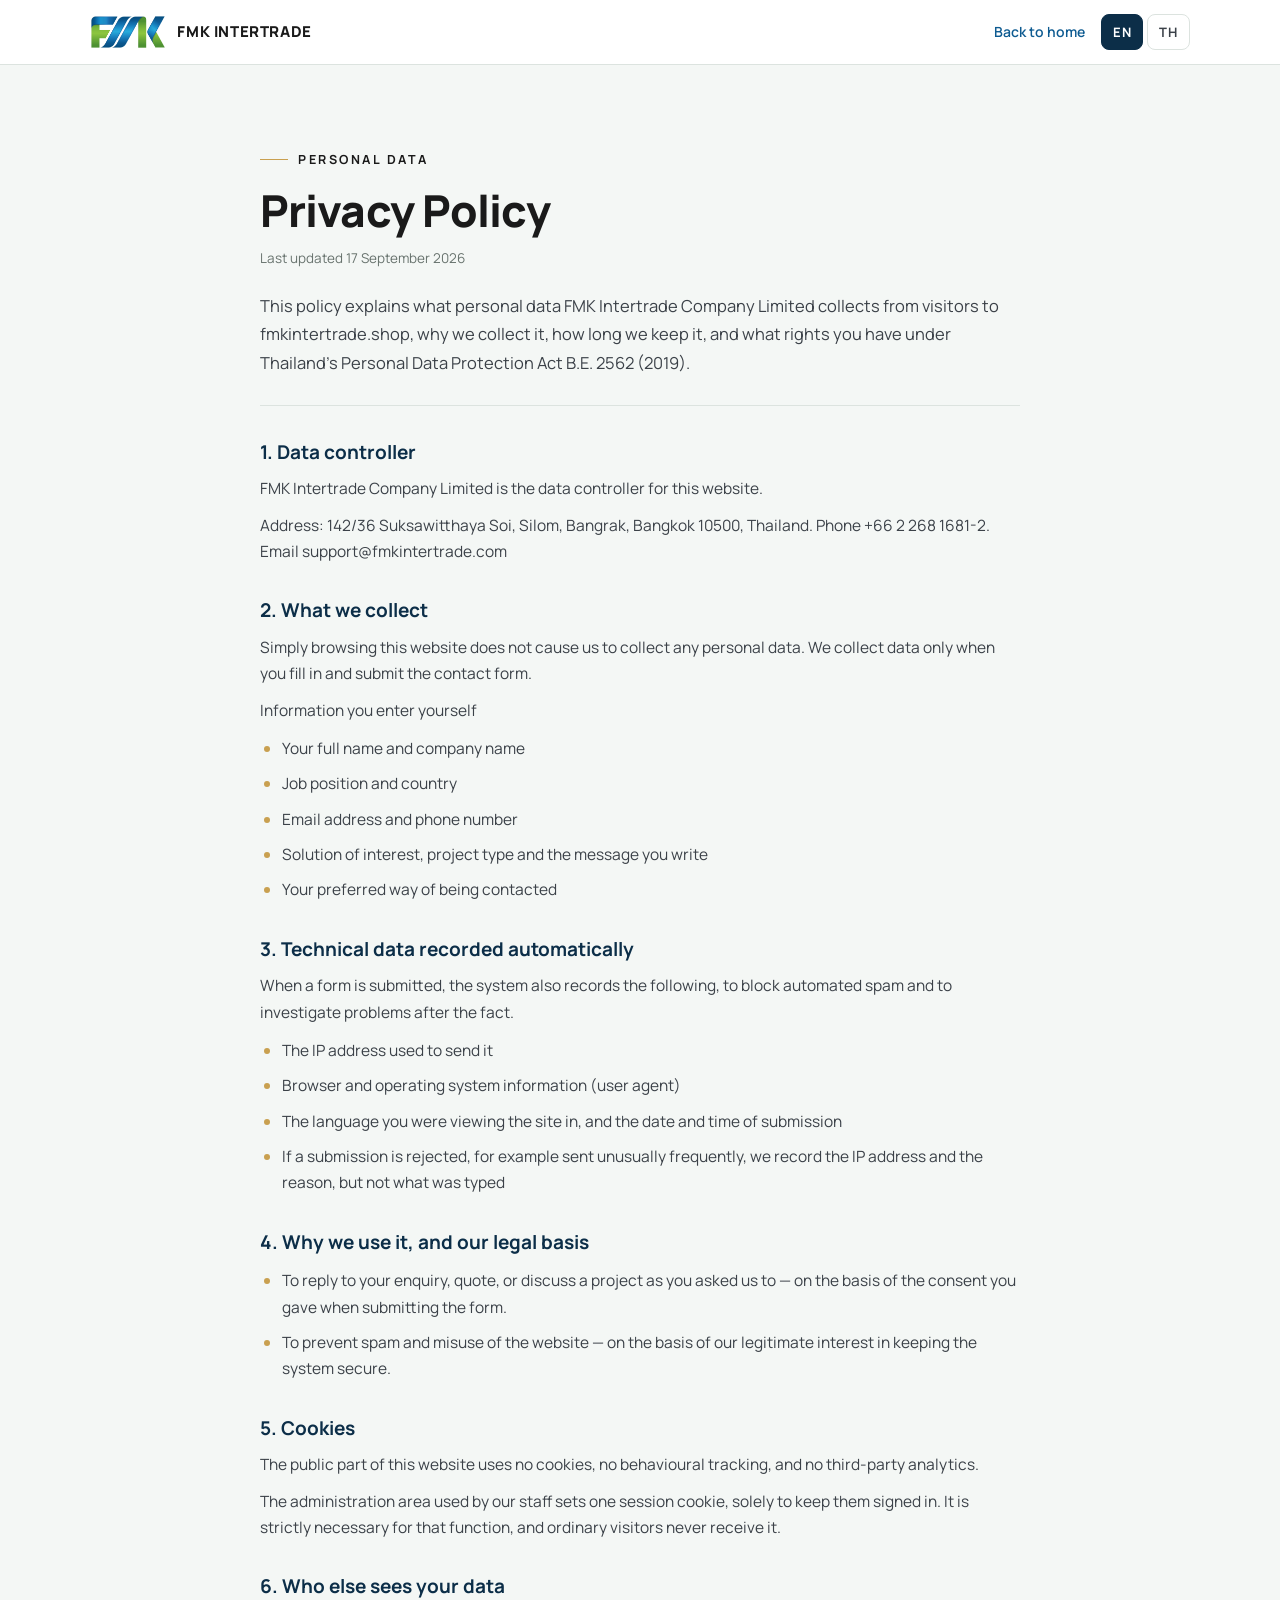
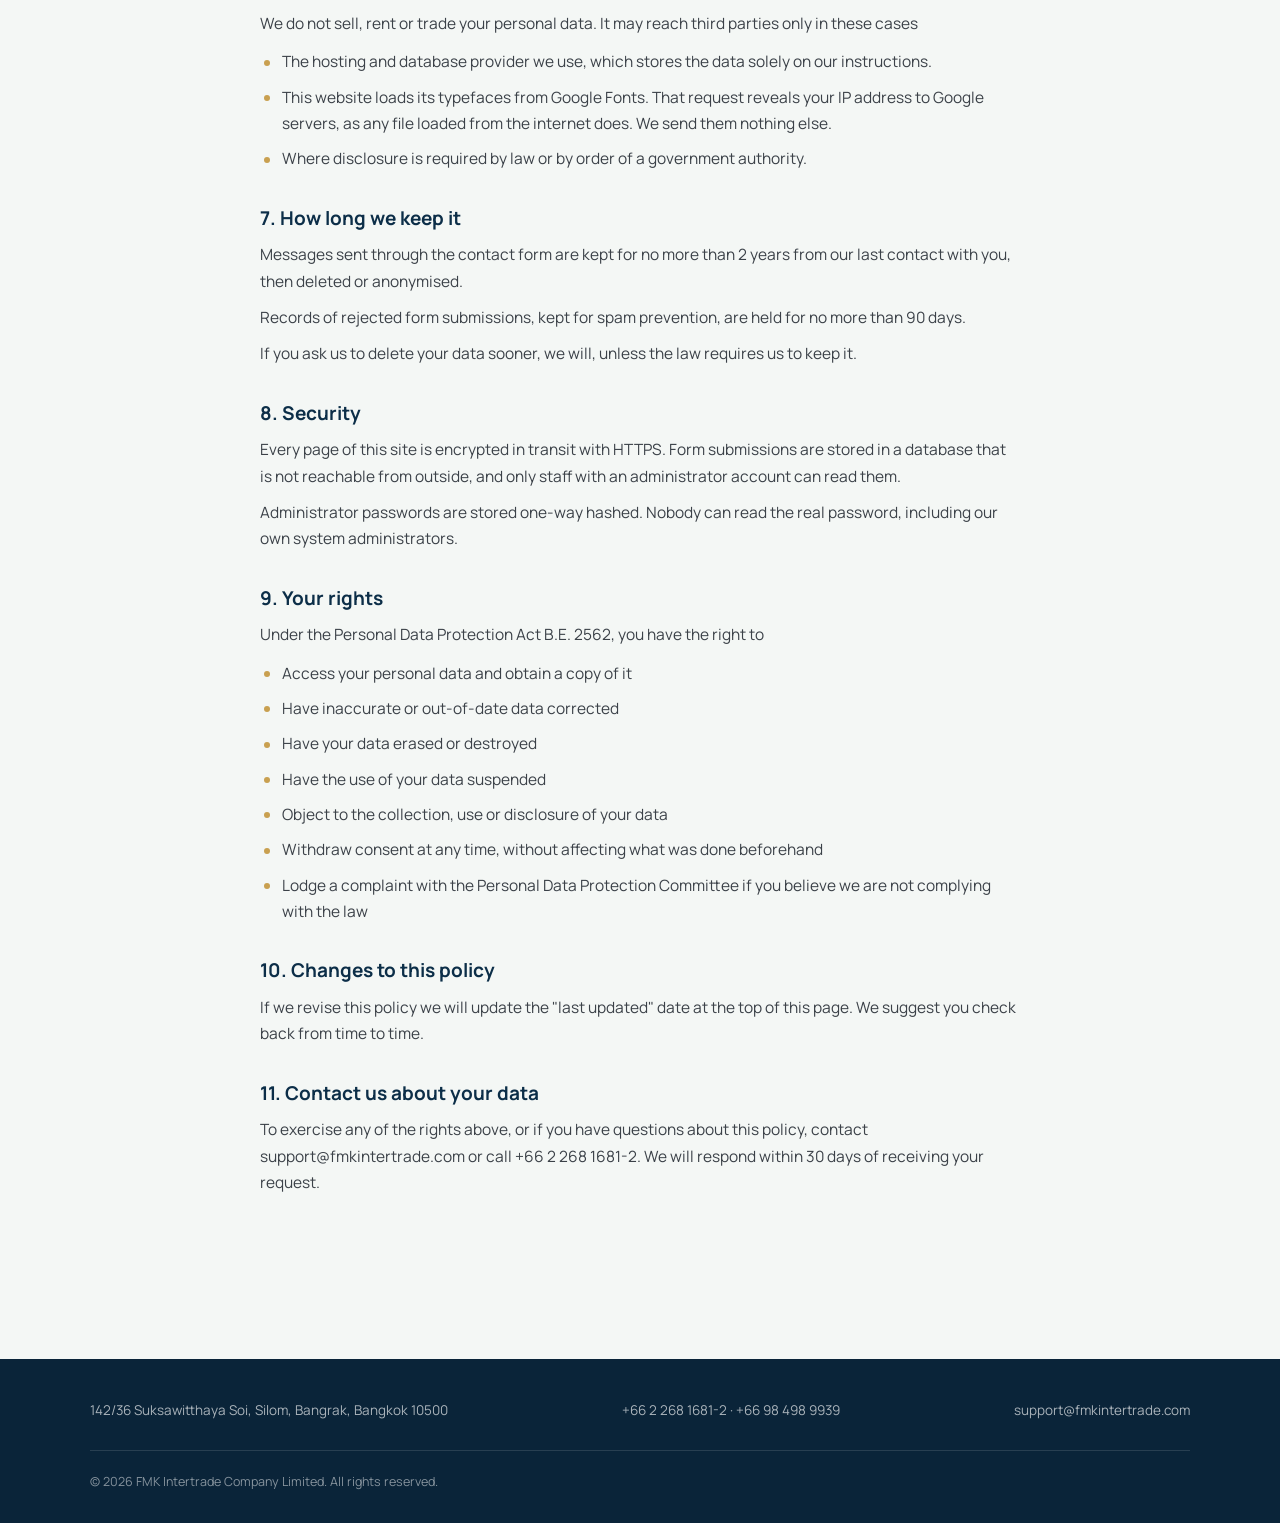
<file: public/privacy.html>
<!DOCTYPE html>
<html lang="th">
<head>
<meta charset="utf-8">
<meta name="viewport" content="width=device-width, initial-scale=1">
<title>Privacy Policy · นโยบายความเป็นส่วนตัว | FMK Intertrade</title>
<meta name="description" content="How FMK Intertrade collects, uses and protects personal data submitted through fmkintertrade.shop, under Thailand's Personal Data Protection Act.">
<link rel="canonical" href="https://fmkintertrade.shop/privacy.html">
<meta name="theme-color" content="#0E5B91">
<link rel="icon" type="image/jpeg" href="logo-seal.jpeg">
<link rel="apple-touch-icon" href="logo-seal.jpeg">
<meta property="og:type" content="article">
<meta property="og:site_name" content="FMK Intertrade">
<meta property="og:title" content="Privacy Policy · นโยบายความเป็นส่วนตัว | FMK Intertrade">
<meta property="og:description" content="How FMK Intertrade collects, uses and protects personal data submitted through this website.">
<meta property="og:url" content="https://fmkintertrade.shop/privacy.html">
<meta property="og:image" content="https://fmkintertrade.shop/logo-full.jpeg">
<link rel="preconnect" href="https://fonts.googleapis.com">
<link rel="preconnect" href="https://fonts.gstatic.com" crossorigin>
<link href="https://fonts.googleapis.com/css2?family=Manrope:wght@400;500;600;700;800&family=Noto+Sans+Thai:wght@400;500;600;700&display=swap" rel="stylesheet">
<style>
  /* หน้านี้จงใจใช้ CSS ชุดเล็กของตัวเอง ไม่ยืมของหน้าแรกมาทั้งก้อน
     เพราะหน้านโยบายเป็นเอกสารที่ต้องอ่านง่าย ไม่ต้องใช้ระบบเลย์เอาต์ของหน้าขายของ
     สีและฟอนต์ยังเป็นชุดเดียวกับหน้าแรกทุกค่า เพื่อให้รู้ว่าเป็นเว็บเดียวกัน */
  *{box-sizing:border-box}
  body{margin:0;font-family:'Manrope','Noto Sans Thai',system-ui,sans-serif;background:#F4F7F5;color:#1A1A1A;-webkit-font-smoothing:antialiased;line-height:1.7}
  a{color:#0E5B91}
  h1,h2,p,ul{margin:0}
  .wrap{width:min(1100px,100% - 40px);margin-inline:auto}
  .doc{width:min(760px,100%);margin-inline:auto}

  header{background:#fff;border-bottom:1px solid #DCE3DF;position:sticky;top:0;z-index:10}
  .bar{display:flex;align-items:center;gap:16px;flex-wrap:wrap;padding:14px 0}
  .brand{display:flex;align-items:center;gap:11px;text-decoration:none;color:#1A1A1A}
  .brand img{height:34px;width:auto;display:block}
  .brand b{font-size:15px;font-weight:800;letter-spacing:.04em}
  .spacer{margin-left:auto}
  .home{font-size:14px;font-weight:600;color:#0E5B91;text-decoration:none;display:inline-flex;align-items:center;gap:7px}
  .home:hover{text-decoration:underline}
  .langs{display:flex;gap:4px}
  .lang{border:1px solid #DCE3DF;background:#fff;color:#3B4148;border-radius:8px;padding:6px 11px;font:inherit;font-size:13px;font-weight:700;letter-spacing:.06em;cursor:pointer}
  .lang[aria-pressed="true"]{background:#0C2E48;border-color:#0C2E48;color:#fff}

  main{padding:clamp(40px,6vw,76px) 0}
  .eyebrow{display:inline-flex;align-items:center;gap:10px;color:#1A1A1A;font-size:12.5px;font-weight:700;letter-spacing:.2em;margin-bottom:16px}
  .eyebrow span{width:28px;height:1px;background:#C9A050}
  h1{font-size:clamp(28px,4.4vw,44px);line-height:1.12;font-weight:800;letter-spacing:-.02em;text-wrap:balance}
  .updated{font-size:13.5px;color:#68736E;margin-top:12px}
  .intro{font-size:16.5px;color:#3B4148;margin-top:22px;padding-bottom:28px;border-bottom:1px solid #DCE3DF}

  section{margin-top:34px}
  h2{font-size:19px;font-weight:700;line-height:1.35;color:#0C2E48;text-wrap:balance}
  section p{margin-top:10px;font-size:15.5px;color:#3B4148}
  section ul{margin-top:12px;padding-left:0;list-style:none;display:flex;flex-direction:column;gap:9px}
  section li{position:relative;padding-left:22px;font-size:15.5px;color:#3B4148}
  section li::before{content:"";position:absolute;left:4px;top:.72em;width:6px;height:6px;border-radius:50%;background:#C9A050}

  footer{background:#0A2439;color:rgba(255,255,255,.65);margin-top:clamp(48px,7vw,88px);padding:40px 0 30px;font-size:13.5px}
  footer a{color:rgba(255,255,255,.65);text-decoration:none}
  footer a:hover{color:#C9A050;text-decoration:underline}
  .fgrid{display:flex;gap:32px;flex-wrap:wrap;justify-content:space-between}
  .copyright{border-top:1px solid rgba(255,255,255,.12);margin-top:28px;padding-top:20px;font-size:12.5px;color:rgba(255,255,255,.5)}

  :focus-visible{outline:2px solid #0E5B91;outline-offset:2px}
  @media print{
    header,.langs,.home{display:none}
    body{background:#fff}
    footer{background:#fff;color:#000;border-top:1px solid #ccc}
    footer a{color:#000}
  }
</style>
</head>
<body>
<div id="page"></div>

<script>
"use strict";


/* ---------- Content generated from content.json — DO NOT EDIT HERE ---------- */
var FMK_CONTENT = {"company":{"address":"142/36 Suksawitthaya Soi, Silom, Bangrak, Bangkok 10500","phones":"+66 2 268 1681-2 · +66 98 498 9939","phoneHref":"+6622681681","email":"support@fmkintertrade.com","social":[{"key":"facebook","label":"Facebook","href":"https://www.facebook.com/fmkinter/"},{"key":"youtube","label":"YouTube","href":"https://www.youtube.com/@fmkintertrade"},{"key":"line","label":"LINE Official","href":"https://lin.ee/TO6iB48"},{"key":"whatsapp","label":"WhatsApp","href":"https://wa.me/message/QB6V7P56ZZEKL1"}],"logo":"","logoSeal":"","showAdminLink":true},"i18n":{"en":{"footer":{"tagline":"FMK Intertrade bridges production and multi-category distribution to strengthen the value chain for farmers and farm operators.","colCompany":"COMPANY","colSolutions":"SOLUTIONS","colContact":"CONTACT","headOffice":"HEAD OFFICE","hours":"Mon–Fri, 08:30–17:30 (ICT)","copyright":"© 2026 FMK Intertrade Company Limited. All rights reserved.","company":[{"label":"About FMK","href":"#about"},{"label":"Vision & Mission","href":"#about"},{"label":"Management","href":""},{"label":"Careers","href":""},{"label":"Contact","href":"#contact"}],"solutions":["Agricultural Inputs","Feed & Animal Health","Livestock Engineering","Greenhouse","Cold Chain","Logistics"],"legal":[{"label":"Privacy Policy","href":"privacy.html"},{"label":"Terms of Use","href":""},{"label":"Cookie Policy","href":""},{"label":"Sitemap","href":""}],"adminLabel":"Staff Login"},"privacy":{"eyebrow":"PERSONAL DATA","title":"Privacy Policy","updated":"Last updated 17 September 2026","backToHome":"Back to home","intro":"This policy explains what personal data FMK Intertrade Company Limited collects from visitors to fmkintertrade.shop, why we collect it, how long we keep it, and what rights you have under Thailand's Personal Data Protection Act B.E. 2562 (2019).","sections":[{"heading":"1. Data controller","body":["FMK Intertrade Company Limited is the data controller for this website.","Address: 142/36 Suksawitthaya Soi, Silom, Bangrak, Bangkok 10500, Thailand. Phone +66 2 268 1681-2. Email support@fmkintertrade.com"],"items":[]},{"heading":"2. What we collect","body":["Simply browsing this website does not cause us to collect any personal data. We collect data only when you fill in and submit the contact form.","Information you enter yourself"],"items":["Your full name and company name","Job position and country","Email address and phone number","Solution of interest, project type and the message you write","Your preferred way of being contacted"]},{"heading":"3. Technical data recorded automatically","body":["When a form is submitted, the system also records the following, to block automated spam and to investigate problems after the fact."],"items":["The IP address used to send it","Browser and operating system information (user agent)","The language you were viewing the site in, and the date and time of submission","If a submission is rejected, for example sent unusually frequently, we record the IP address and the reason, but not what was typed"]},{"heading":"4. Why we use it, and our legal basis","body":[],"items":["To reply to your enquiry, quote, or discuss a project as you asked us to — on the basis of the consent you gave when submitting the form.","To prevent spam and misuse of the website — on the basis of our legitimate interest in keeping the system secure."]},{"heading":"5. Cookies","body":["The public part of this website uses no cookies, no behavioural tracking, and no third-party analytics.","The administration area used by our staff sets one session cookie, solely to keep them signed in. It is strictly necessary for that function, and ordinary visitors never receive it."],"items":[]},{"heading":"6. Who else sees your data","body":["We do not sell, rent or trade your personal data. It may reach third parties only in these cases"],"items":["The hosting and database provider we use, which stores the data solely on our instructions.","This website loads its typefaces from Google Fonts. That request reveals your IP address to Google servers, as any file loaded from the internet does. We send them nothing else.","Where disclosure is required by law or by order of a government authority."]},{"heading":"7. How long we keep it","body":["Messages sent through the contact form are kept for no more than 2 years from our last contact with you, then deleted or anonymised.","Records of rejected form submissions, kept for spam prevention, are held for no more than 90 days.","If you ask us to delete your data sooner, we will, unless the law requires us to keep it."],"items":[]},{"heading":"8. Security","body":["Every page of this site is encrypted in transit with HTTPS. Form submissions are stored in a database that is not reachable from outside, and only staff with an administrator account can read them.","Administrator passwords are stored one-way hashed. Nobody can read the real password, including our own system administrators."],"items":[]},{"heading":"9. Your rights","body":["Under the Personal Data Protection Act B.E. 2562, you have the right to"],"items":["Access your personal data and obtain a copy of it","Have inaccurate or out-of-date data corrected","Have your data erased or destroyed","Have the use of your data suspended","Object to the collection, use or disclosure of your data","Withdraw consent at any time, without affecting what was done beforehand","Lodge a complaint with the Personal Data Protection Committee if you believe we are not complying with the law"]},{"heading":"10. Changes to this policy","body":["If we revise this policy we will update the \"last updated\" date at the top of this page. We suggest you check back from time to time."],"items":[]},{"heading":"11. Contact us about your data","body":["To exercise any of the rights above, or if you have questions about this policy, contact support@fmkintertrade.com or call +66 2 268 1681-2. We will respond within 30 days of receiving your request."],"items":[]}]}},"th":{"footer":{"tagline":"FMK Intertrade เป็นตัวกลางเชื่อมโยงระหว่างการผลิตและการจัดจำหน่ายหลากหลายหมวดหมู่ เพื่อเสริมสร้างห่วงโซ่คุณค่าให้แก่เกษตรกรและผู้ประกอบการฟาร์ม","colCompany":"บริษัท","colSolutions":"โซลูชัน","colContact":"ติดต่อ","headOffice":"สำนักงานใหญ่","hours":"จันทร์–ศุกร์ 08:30–17:30 น.","copyright":"© 2026 บริษัท เอฟเอ็มเค อินเตอร์เทรด จำกัด สงวนลิขสิทธิ์","company":[{"label":"เกี่ยวกับ FMK","href":"#about"},{"label":"วิสัยทัศน์และพันธกิจ","href":"#about"},{"label":"ผู้บริหาร","href":""},{"label":"ร่วมงานกับเรา","href":""},{"label":"ติดต่อ","href":"#contact"}],"solutions":["ปัจจัยการผลิตเกษตร","อาหารสัตว์และสุขภาพสัตว์","วิศวกรรมปศุสัตว์","โรงเรือนปลูกพืช","ห่วงโซ่ความเย็น","โลจิสติกส์"],"legal":[{"label":"นโยบายความเป็นส่วนตัว","href":"privacy.html"},{"label":"เงื่อนไขการใช้งาน","href":""},{"label":"นโยบายคุกกี้","href":""},{"label":"แผนผังเว็บไซต์","href":""}],"adminLabel":"เข้าสู่ระบบผู้ดูแล"},"privacy":{"eyebrow":"ข้อมูลส่วนบุคคล","title":"นโยบายความเป็นส่วนตัว","updated":"ปรับปรุงล่าสุด 17 กันยายน 2569","backToHome":"กลับหน้าแรก","intro":"นโยบายนี้อธิบายว่า บริษัท เอฟเอ็มเค อินเตอร์เทรด จำกัด เก็บข้อมูลส่วนบุคคลอะไรจากผู้ที่เข้าใช้เว็บไซต์ fmkintertrade.shop เก็บไปทำอะไร เก็บไว้นานเท่าไร และท่านมีสิทธิอะไรบ้าง ตามพระราชบัญญัติคุ้มครองข้อมูลส่วนบุคคล พ.ศ. 2562","sections":[{"heading":"1. ผู้ควบคุมข้อมูลส่วนบุคคล","body":["บริษัท เอฟเอ็มเค อินเตอร์เทรด จำกัด เป็นผู้ควบคุมข้อมูลส่วนบุคคลของเว็บไซต์นี้","ที่อยู่ 142/36 ซอยสุขสวิทยา ถนนสีลม เขตบางรัก กรุงเทพมหานคร 10500 โทร +66 2 268 1681-2 อีเมล support@fmkintertrade.com"],"items":[]},{"heading":"2. ข้อมูลที่เราเก็บ","body":["การเข้าชมเว็บไซต์เฉย ๆ เราไม่ได้เก็บข้อมูลส่วนบุคคลของท่าน เราเก็บข้อมูลเฉพาะเมื่อท่านกรอกและกดส่งแบบฟอร์มติดต่อเท่านั้น","ข้อมูลที่ท่านกรอกเอง"],"items":["ชื่อ-นามสกุล และชื่อบริษัท","ตำแหน่งงาน และประเทศ","อีเมล และเบอร์โทรศัพท์","โซลูชันที่สนใจ ประเภทโครงการ และข้อความที่ท่านเขียน","ช่องทางที่สะดวกให้ติดต่อกลับ"]},{"heading":"3. ข้อมูลทางเทคนิคที่ระบบบันทึกอัตโนมัติ","body":["เมื่อมีการส่งแบบฟอร์ม ระบบจะบันทึกข้อมูลต่อไปนี้ไว้ด้วย เพื่อป้องกันการส่งสแปมจากโปรแกรมอัตโนมัติ และเพื่อตรวจสอบย้อนหลังเมื่อมีปัญหา"],"items":["หมายเลขไอพี (IP address) ที่ใช้ส่ง","ข้อมูลเบราว์เซอร์และระบบปฏิบัติการ (user agent)","ภาษาที่ท่านเลือกดูเว็บไซต์ และวันเวลาที่ส่ง","กรณีที่ระบบปฏิเสธการส่ง เช่น ส่งถี่ผิดปกติ จะบันทึกหมายเลขไอพีและเหตุผลไว้ โดยไม่บันทึกเนื้อหาที่กรอก"]},{"heading":"4. เราใช้ข้อมูลไปทำอะไร และใช้ฐานอะไรตามกฎหมาย","body":[],"items":["ติดต่อกลับเพื่อตอบคำถาม เสนอราคา หรือหารือโครงการตามที่ท่านร้องขอ — ฐานความยินยอมที่ท่านให้ไว้ตอนกดส่งแบบฟอร์ม","ป้องกันการส่งสแปมและการใช้งานเว็บไซต์โดยมิชอบ — ฐานประโยชน์โดยชอบด้วยกฎหมายในการดูแลความปลอดภัยของระบบ"]},{"heading":"5. คุกกี้","body":["หน้าเว็บไซต์ส่วนที่เปิดให้บุคคลทั่วไปเข้าชม ไม่มีการใช้คุกกี้ ไม่มีการติดตามพฤติกรรม และไม่มีเครื่องมือวิเคราะห์การเข้าชมของบุคคลที่สาม","ระบบหลังบ้านสำหรับผู้ดูแลเว็บไซต์มีการใช้คุกกี้เซสชันหนึ่งตัว เพื่อคงสถานะการเข้าสู่ระบบเท่านั้น ซึ่งเป็นคุกกี้ที่จำเป็นต่อการทำงาน และผู้เข้าชมทั่วไปจะไม่ได้รับคุกกี้ตัวนี้"],"items":[]},{"heading":"6. การเปิดเผยข้อมูลให้บุคคลอื่น","body":["เราไม่ขาย ไม่ให้เช่า และไม่แลกเปลี่ยนข้อมูลส่วนบุคคลของท่านกับบุคคลภายนอก ข้อมูลอาจไปถึงบุคคลภายนอกเฉพาะกรณีต่อไปนี้"],"items":["ผู้ให้บริการพื้นที่เว็บไซต์และฐานข้อมูลที่บริษัทใช้งานอยู่ ซึ่งเป็นผู้เก็บรักษาข้อมูลตามคำสั่งของบริษัทเท่านั้น","เว็บไซต์เรียกใช้ฟอนต์จากบริการ Google Fonts การเรียกนี้ทำให้หมายเลขไอพีของท่านไปถึงเซิร์ฟเวอร์ของ Google ตามปกติของการโหลดไฟล์จากอินเทอร์เน็ต โดยเราไม่ได้ส่งข้อมูลอื่นใดให้","กรณีที่มีกฎหมายหรือคำสั่งของหน่วยงานรัฐบังคับให้เปิดเผย"]},{"heading":"7. เราเก็บข้อมูลไว้นานเท่าไร","body":["ข้อความที่ส่งผ่านแบบฟอร์มติดต่อ เก็บไว้ไม่เกิน 2 ปี นับจากการติดต่อกันครั้งล่าสุด จากนั้นจะถูกลบหรือทำให้ไม่สามารถระบุตัวบุคคลได้","บันทึกการปฏิเสธการส่งแบบฟอร์มที่เก็บไว้เพื่อป้องกันสแปม เก็บไว้ไม่เกิน 90 วัน","หากท่านขอให้ลบข้อมูลก่อนครบกำหนด เราจะดำเนินการให้ เว้นแต่มีเหตุตามกฎหมายที่ต้องเก็บไว้ต่อ"],"items":[]},{"heading":"8. การรักษาความปลอดภัย","body":["เว็บไซต์เข้ารหัสการรับส่งข้อมูลด้วย HTTPS ทุกหน้า ข้อมูลที่ส่งผ่านแบบฟอร์มเก็บอยู่ในฐานข้อมูลที่ไม่เปิดให้เข้าถึงจากภายนอก และเปิดให้เฉพาะพนักงานที่มีบัญชีผู้ดูแลเท่านั้นเข้าดูได้","รหัสผ่านของผู้ดูแลถูกเก็บแบบเข้ารหัสทางเดียว ไม่มีใครอ่านรหัสผ่านจริงได้ รวมถึงผู้ดูแลระบบเอง"],"items":[]},{"heading":"9. สิทธิของท่าน","body":["ตามพระราชบัญญัติคุ้มครองข้อมูลส่วนบุคคล พ.ศ. 2562 ท่านมีสิทธิดังนี้"],"items":["ขอเข้าถึงและขอสำเนาข้อมูลส่วนบุคคลของท่าน","ขอให้แก้ไขข้อมูลที่ไม่ถูกต้องหรือไม่เป็นปัจจุบัน","ขอให้ลบหรือทำลายข้อมูล","ขอให้ระงับการใช้ข้อมูลชั่วคราว","คัดค้านการเก็บรวบรวม ใช้ หรือเปิดเผยข้อมูล","ถอนความยินยอมที่เคยให้ไว้เมื่อใดก็ได้ โดยไม่กระทบการดำเนินการที่ทำไปก่อนหน้า","ร้องเรียนต่อสำนักงานคณะกรรมการคุ้มครองข้อมูลส่วนบุคคล หากเห็นว่าเราไม่ปฏิบัติตามกฎหมาย"]},{"heading":"10. การเปลี่ยนแปลงนโยบายนี้","body":["หากมีการแก้ไขนโยบายนี้ เราจะปรับวันที่ \"ปรับปรุงล่าสุด\" ด้านบนของหน้า ขอแนะนำให้ท่านกลับมาอ่านเป็นครั้งคราว"],"items":[]},{"heading":"11. ติดต่อเรื่องข้อมูลส่วนบุคคล","body":["หากท่านต้องการใช้สิทธิข้างต้น หรือมีข้อสงสัยเกี่ยวกับนโยบายนี้ ติดต่อได้ที่ support@fmkintertrade.com หรือโทร +66 2 268 1681-2 เราจะตอบกลับภายใน 30 วันนับจากวันที่ได้รับคำขอ"],"items":[]}]}}}};
var COMPANY = FMK_CONTENT.company;
var T = FMK_CONTENT.i18n;

function esc(s){ return String(s).replace(/&/g,'&amp;').replace(/</g,'&lt;').replace(/>/g,'&gt;').replace(/"/g,'&quot;'); }

/* ภาษาที่จะแสดง
   1. ?lang= ที่ติดมากับลิงก์ — หน้าแรกส่งภาษาที่ผู้อ่านกำลังดูอยู่มาให้
   2. ภาษาของเบราว์เซอร์
   3. ไทย เพราะผู้อ่านส่วนใหญ่ของเว็บนี้อ่านไทย และเป็นภาษาของกฎหมายที่อ้างถึง */
function initialLang(){
  var q = (location.search.match(/[?&]lang=(en|th)\b/) || [])[1];
  if(q) return q;
  var nav = (navigator.language || '').toLowerCase();
  return nav.indexOf('en') === 0 ? 'en' : 'th';
}

var lang = initialLang();

function render(){
  var t = T[lang], p = t.privacy;
  document.documentElement.lang = lang;
  document.title = p.title + ' | FMK Intertrade';

  var secs = p.sections.map(function(s){
    var body = (s.body || []).map(function(x){ return '<p>'+esc(x)+'</p>'; }).join('');
    var items = (s.items || []).length
      ? '<ul>'+s.items.map(function(x){ return '<li>'+esc(x)+'</li>'; }).join('')+'</ul>'
      : '';
    return '<section><h2>'+esc(s.heading)+'</h2>'+body+items+'</section>';
  }).join('');

  document.getElementById('page').innerHTML =
    '<header><div class="wrap bar">'+
      '<a class="brand" href="index.html?lang='+lang+'">'+
        '<img src="'+esc(COMPANY.logo || 'logo-monogram.png')+'" alt="FMK Intertrade" height="34">'+
        '<b>FMK INTERTRADE</b></a>'+
      '<span class="spacer"></span>'+
      '<a class="home" href="index.html?lang='+lang+'">'+esc(p.backToHome)+'</a>'+
      '<span class="langs">'+
        '<button type="button" class="lang" data-lang="en" aria-pressed="'+(lang==='en')+'">EN</button>'+
        '<button type="button" class="lang" data-lang="th" aria-pressed="'+(lang==='th')+'">TH</button>'+
      '</span>'+
    '</div></header>'+
    '<main><div class="wrap doc">'+
      '<div class="eyebrow"><span></span>'+esc(p.eyebrow)+'</div>'+
      '<h1>'+esc(p.title)+'</h1>'+
      '<div class="updated">'+esc(p.updated)+'</div>'+
      '<p class="intro">'+esc(p.intro)+'</p>'+
      secs+
    '</div></main>'+
    '<footer><div class="wrap">'+
      '<div class="fgrid">'+
        '<div>'+esc(COMPANY.address)+'</div>'+
        '<div><a href="tel:'+esc(COMPANY.phoneHref)+'">'+esc(COMPANY.phones)+'</a></div>'+
        '<div><a href="mailto:'+esc(COMPANY.email)+'">'+esc(COMPANY.email)+'</a></div>'+
      '</div>'+
      '<div class="copyright">'+esc(t.footer.copyright)+'</div>'+
    '</div></footer>';
}

document.addEventListener('click', function(ev){
  var b = ev.target.closest('[data-lang]');
  if(!b) return;
  var next = b.getAttribute('data-lang');
  if(next === lang) return;
  lang = next;
  /* เปลี่ยน ?lang= ในแถบที่อยู่ด้วย เพื่อให้ผู้อ่านคัดลอกลิงก์ส่งต่อได้ตรงภาษาที่เห็น
     ใช้ replaceState เพื่อไม่ให้ปุ่มย้อนกลับของเบราว์เซอร์เต็มไปด้วยการสลับภาษา */
  try { history.replaceState(null, '', 'privacy.html?lang=' + lang); } catch(e){}
  render();
});

render();
</script>
</body>
</html>
</file>
